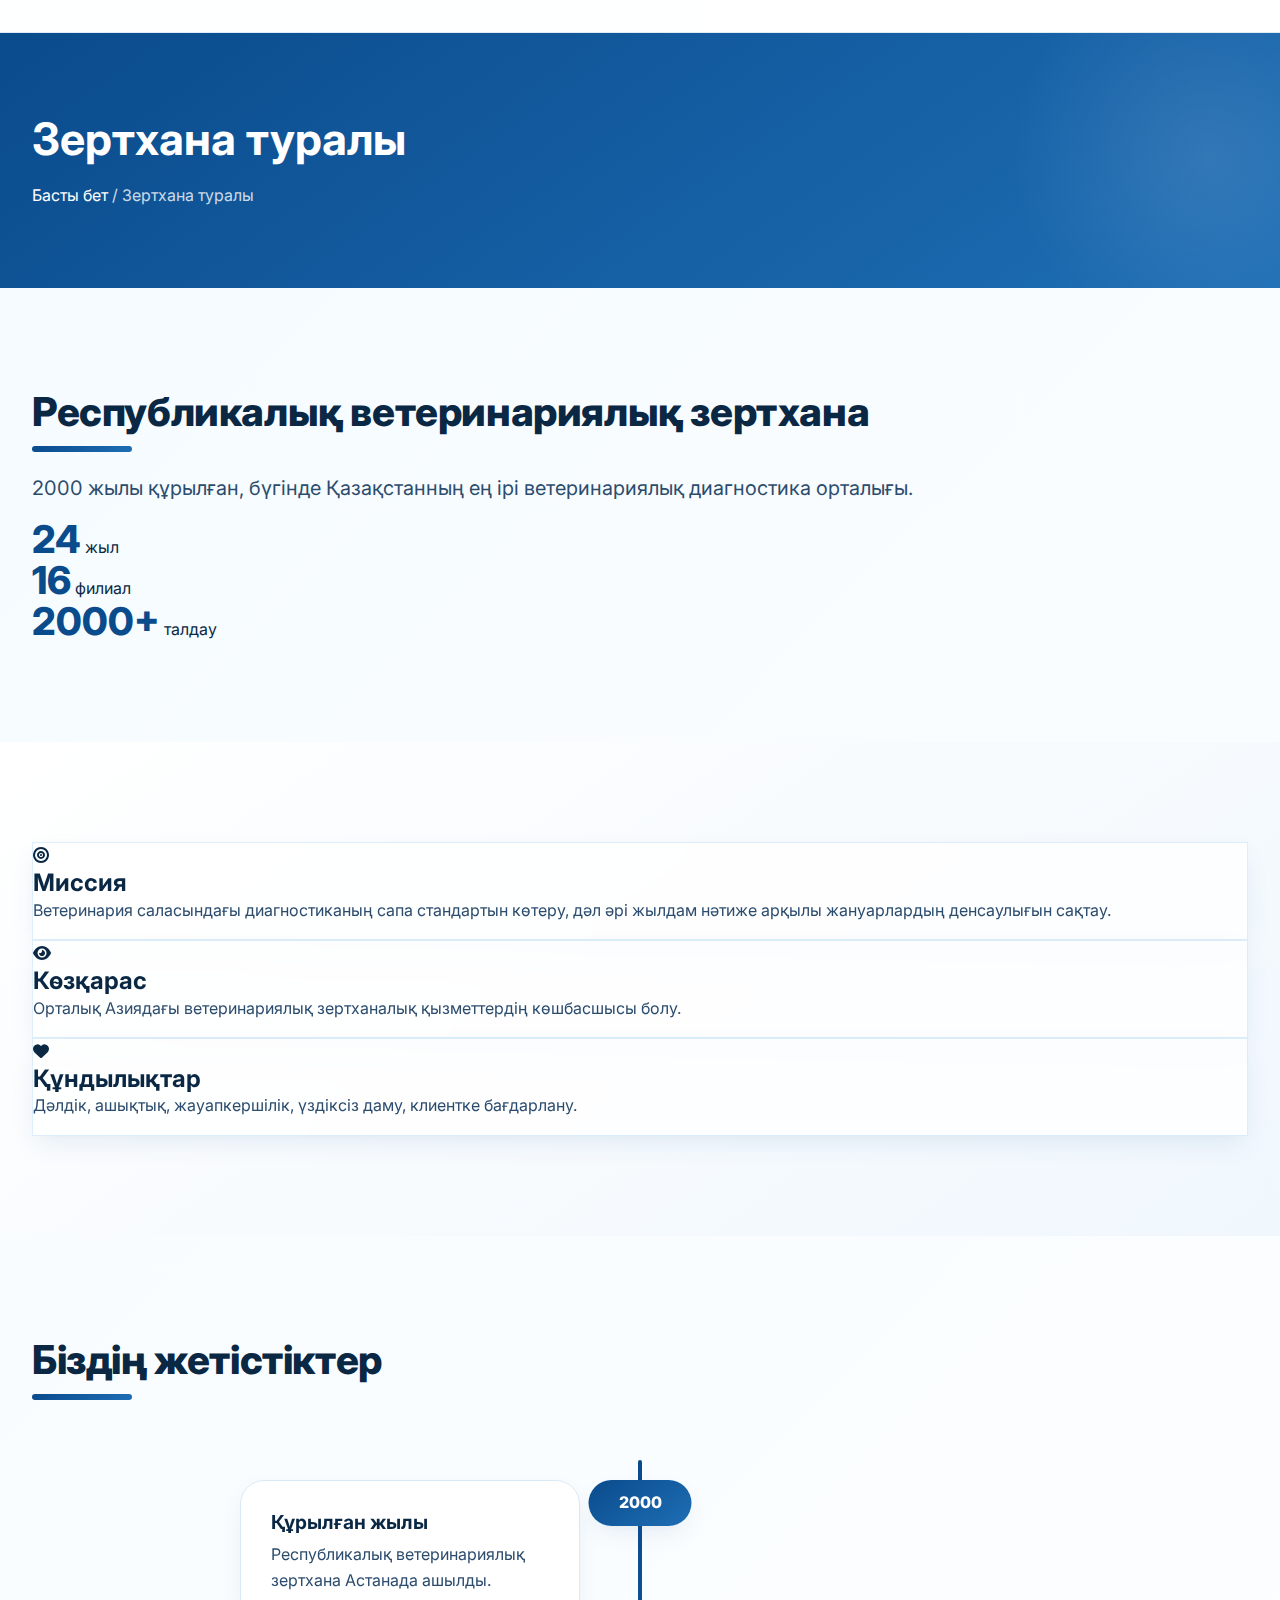
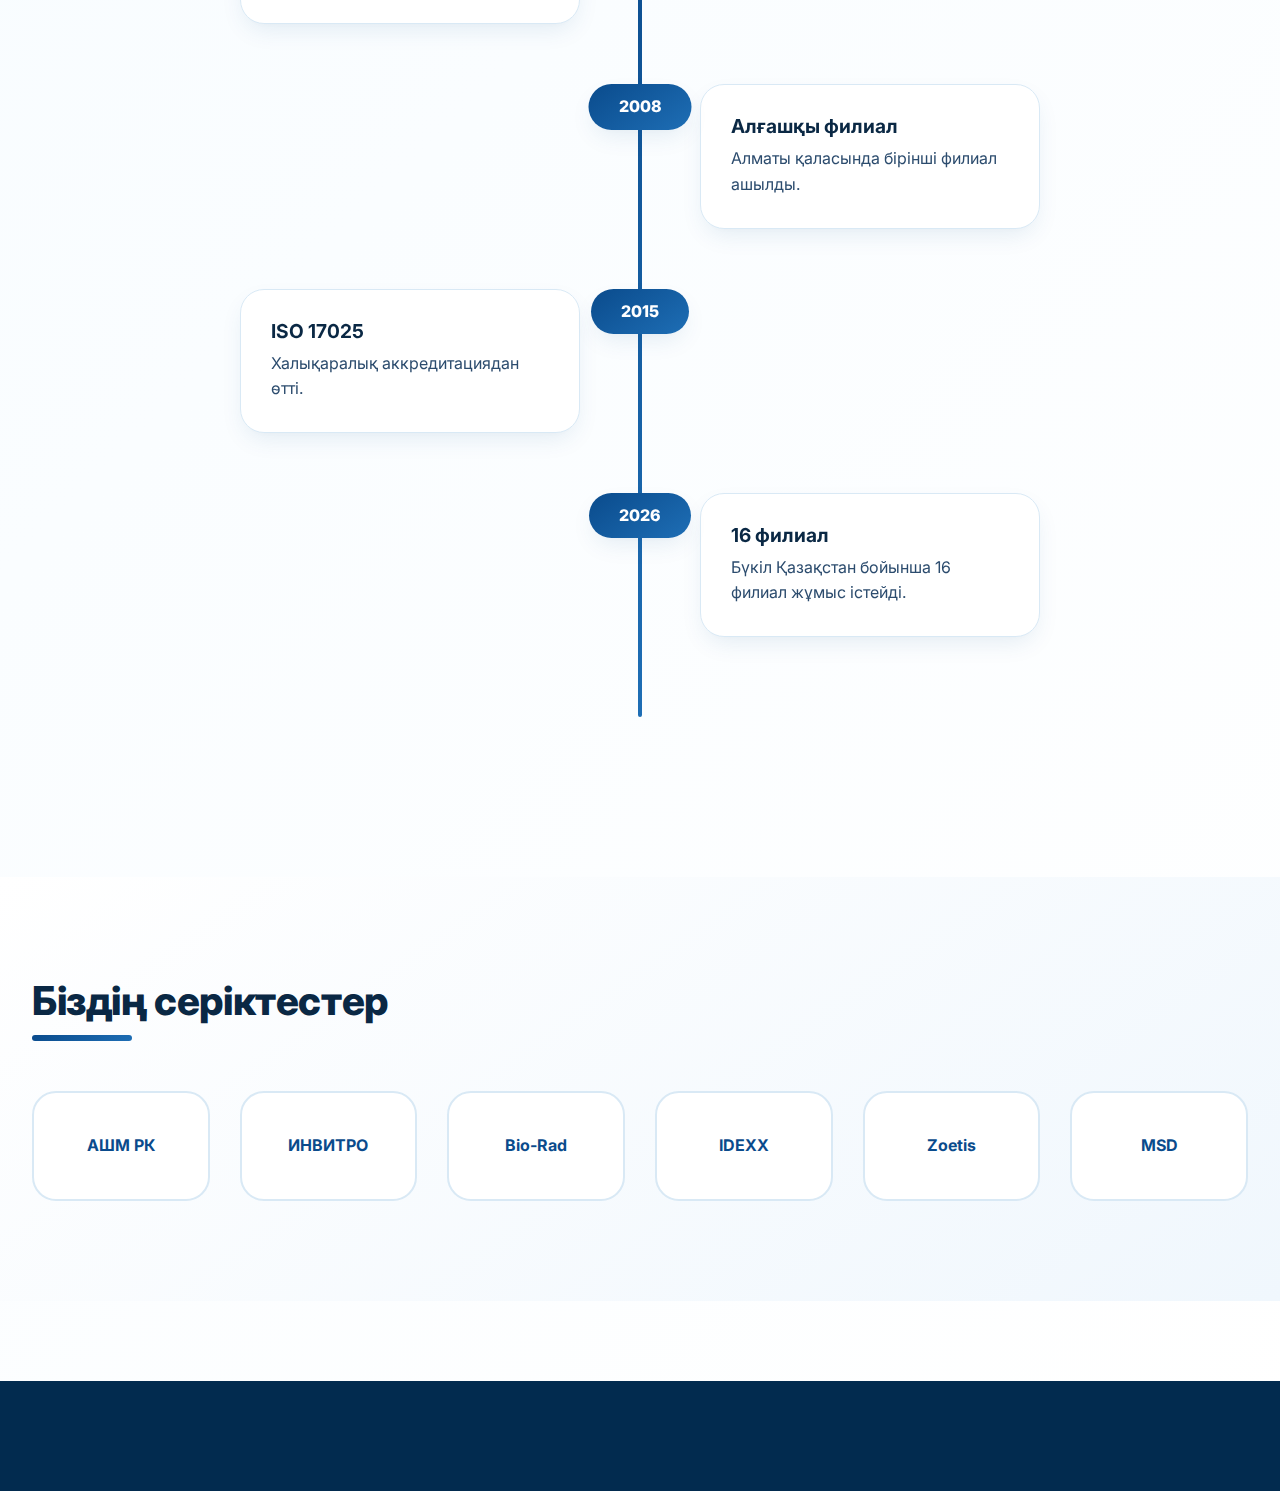
<file: about.html>
<!DOCTYPE html>
<html lang="kk">
<head>
    <meta charset="UTF-8">
    <meta name="viewport" content="width=device-width, initial-scale=1.0">
    <title>РВЛ | Зертхана туралы</title>
    <link rel="stylesheet" href="ss.style.css">
    <link rel="stylesheet" href="https://cdnjs.cloudflare.com/ajax/libs/font-awesome/6.0.0/css/all.min.css">
    <link href="https://fonts.googleapis.com/css2?family=Inter:wght@300;400;500;600;700;800&display=swap" rel="stylesheet">
</head>
<body>
    <!-- HEADER  -->
    <header class="header">
 
    </header>

    <main>
        <!-- PAGE HEADER -->
        <section class="page-header">
            <div class="container">
                <h1>Зертхана туралы</h1>
                <div class="breadcrumbs">
                    <a href="s.index.html">Басты бет</a> / 
                    <span>Зертхана туралы</span>
                </div>
            </div>
        </section>

        <!-- ABOUT HERO -->
        <section class="section about-hero">
            <div class="container">
                <div class="about-grid">
                    <div class="about-content">
                        <h2 class="section-title">Республикалық ветеринариялық зертхана</h2>
                        <p class="lead">2000 жылы құрылған, бүгінде Қазақстанның ең ірі ветеринариялық диагностика орталығы.</p>
                        <div class="about-stats">
                            <div class="stat-item">
                                <span class="stat-number">24</span>
                                <span>жыл</span>
                            </div>
                            <div class="stat-item">
                                <span class="stat-number">16</span>
                                <span>филиал</span>
                            </div>
                            <div class="stat-item">
                                <span class="stat-number">2000+</span>
                                <span>талдау</span>
                            </div>
                        </div>
                    </div>
                </div>
            </div>
        </section>

        <!-- MISSION -->
        <section class="section bg-gradient">
            <div class="container">
                <div class="mission-grid">
                    <div class="mission-card glass">
                        <i class="fas fa-bullseye"></i>
                        <h3>Миссия</h3>
                        <p>Ветеринария саласындағы диагностиканың сапа стандартын көтеру, дәл әрі жылдам нәтиже арқылы жануарлардың денсаулығын сақтау.</p>
                    </div>
                    <div class="mission-card glass">
                        <i class="fas fa-eye"></i>
                        <h3>Көзқарас</h3>
                        <p>Орталық Азиядағы ветеринариялық зертханалық қызметтердің көшбасшысы болу.</p>
                    </div>
                    <div class="mission-card glass">
                        <i class="fas fa-heart"></i>
                        <h3>Құндылықтар</h3>
                        <p>Дәлдік, ашықтық, жауапкершілік, үздіксіз даму, клиентке бағдарлану.</p>
                    </div>
                </div>
            </div>
        </section>

        <!-- ACHIEVEMENTS -->
        <section class="section">
            <div class="container">
                <h2 class="section-title">Біздің жетістіктер</h2>
                <div class="timeline">
                    <div class="timeline-item">
                        <div class="timeline-year">2000</div>
                        <div class="timeline-content glass">
                            <h4>Құрылған жылы</h4>
                            <p>Республикалық ветеринариялық зертхана Астанада ашылды.</p>
                        </div>
                    </div>
                    <div class="timeline-item">
                        <div class="timeline-year">2008</div>
                        <div class="timeline-content glass">
                            <h4>Алғашқы филиал</h4>
                            <p>Алматы қаласында бірінші филиал ашылды.</p>
                        </div>
                    </div>
                    <div class="timeline-item">
                        <div class="timeline-year">2015</div>
                        <div class="timeline-content glass">
                            <h4>ISO 17025</h4>
                            <p>Халықаралық аккредитациядан өтті.</p>
                        </div>
                    </div>
                    <div class="timeline-item">
                        <div class="timeline-year">2026</div>
                        <div class="timeline-content glass">
                            <h4>16 филиал</h4>
                            <p>Бүкіл Қазақстан бойынша 16 филиал жұмыс істейді.</p>
                        </div>
                    </div>
                </div>
            </div>
        </section>

        <!-- PARTNERS -->
        <section class="section bg-gradient">
            <div class="container">
                <h2 class="section-title">Біздің серіктестер</h2>
                <div class="partners-grid">
                    <div class="partner-item">АШМ РК</div>
                    <div class="partner-item">ИНВИТРО</div>
                    <div class="partner-item">Bio-Rad</div>
                    <div class="partner-item">IDEXX</div>
                    <div class="partner-item">Zoetis</div>
                    <div class="partner-item">MSD</div>
                </div>
            </div>
        </section>
    </main>

    <!-- FOOTER -->
    <footer class="footer">
        <!-- ... -->
    </footer>

    <script src="ss.script.js"></script>
</body>
</html>
</file>
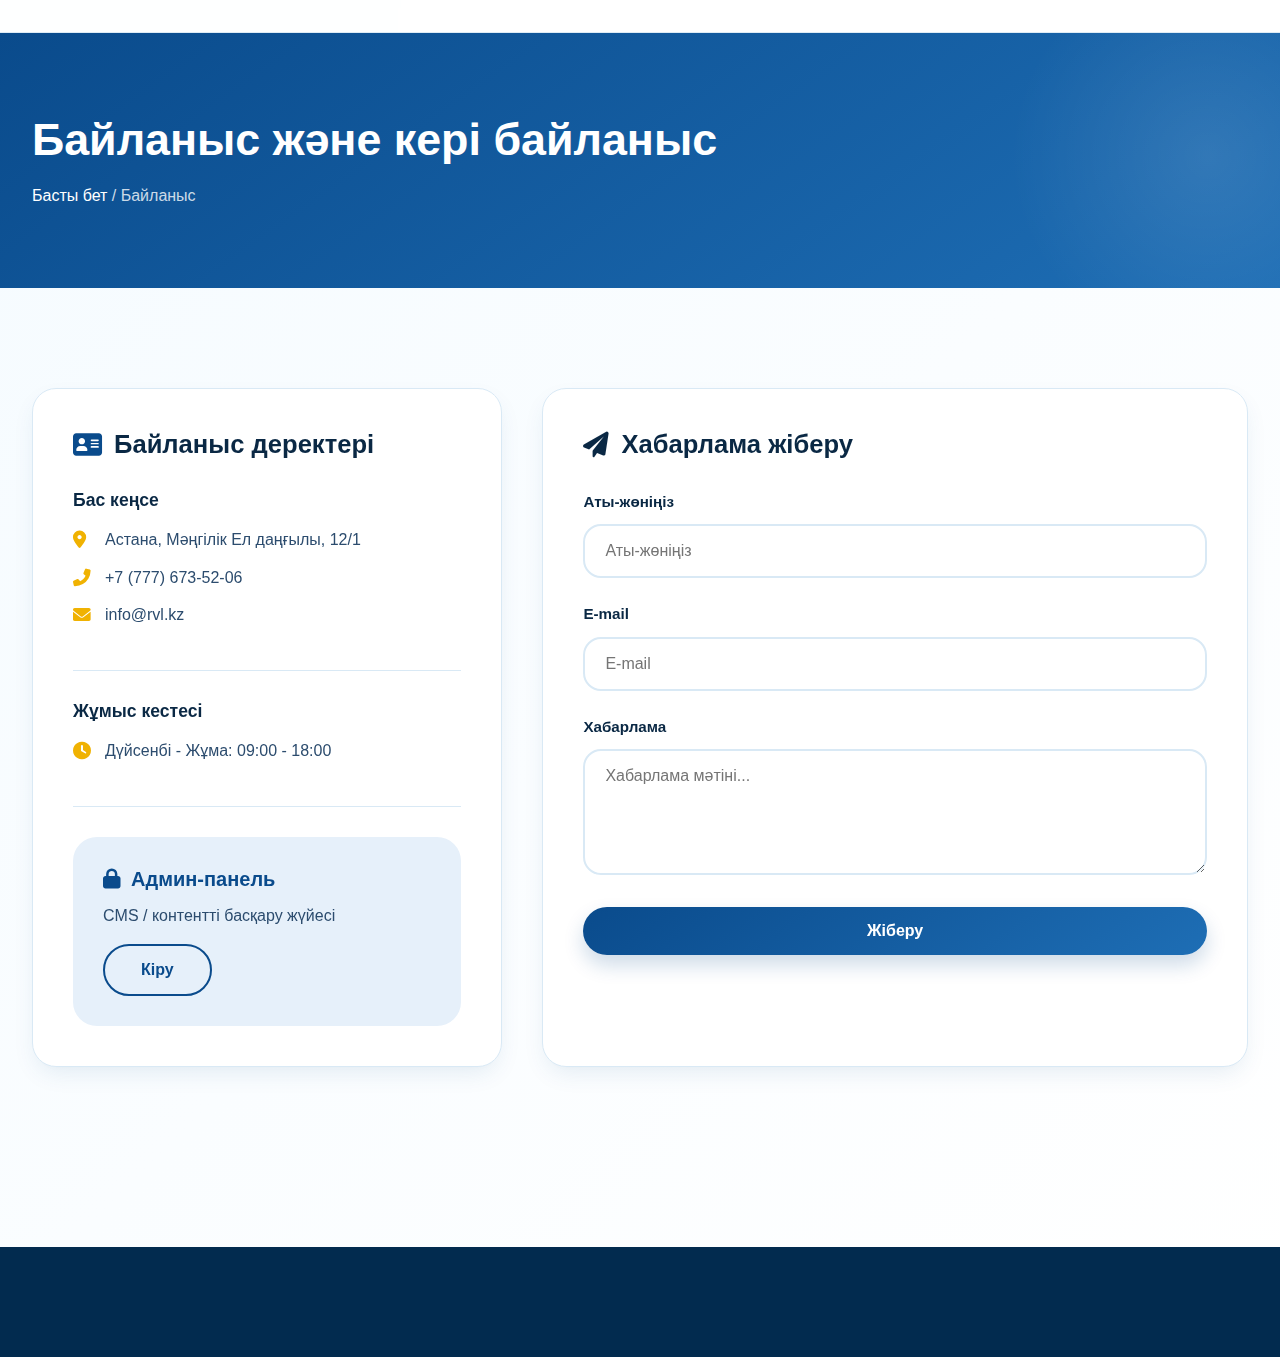
<file: contact.html>
<!DOCTYPE html>
<html lang="kk">
<head>
    <meta charset="UTF-8">
    <meta name="viewport" content="width=device-width, initial-scale=1.0">
    <title>РВЛ | Байланыс</title>
    <link rel="stylesheet" href="ss.style.css">
    <link rel="stylesheet" href="https://cdnjs.cloudflare.com/ajax/libs/font-awesome/6.0.0/css/all.min.css">
</head>
<body>
    <div class="preloader">
        <div class="loader"></div>
    </div>

    <header class="header">
        <!-- ... -->
    </header>

    <section class="page-header">
        <div class="container">
            <h1 data-i18n="contact.page_title">Байланыс және кері байланыс</h1>
            <div class="breadcrumbs">
                <a href="index.html" data-i18n="nav.home">Басты бет</a> / 
                <span data-i18n="nav.contact">Байланыс</span>
            </div>
        </div>
    </section>

    <!-- CONTACT GRID -->
    <section class="section">
        <div class="container">
            <div class="contact-page-grid">
                <div class="contact-info-card glass">
                    <h2><i class="fas fa-address-card"></i> <span data-i18n="contact.info.title">Байланыс деректері</span></h2>
                    
                    <div class="contact-detail-group">
                        <h3 data-i18n="contact.head_office">Бас кеңсе</h3>
                        <p><i class="fas fa-map-marker-alt"></i> <span data-i18n="contact.address">Астана, Мәңгілік Ел даңғылы, 12/1</span></p>
                        <p><i class="fas fa-phone-alt"></i> +7 (777) 673-52-06</p>
                        <p><i class="fas fa-envelope"></i> info@rvl.kz</p>
                    </div>
                    
                    <div class="contact-detail-group">
                        <h3 data-i18n="contact.hours_title">Жұмыс кестесі</h3>
                        <p><i class="fas fa-clock"></i> <span data-i18n="contact.hours">Дүйсенбі - Жұма: 09:00 - 18:00</span></p>
                    </div>
                    
                    <div class="admin-block">
                        <h4><i class="fas fa-lock"></i> <span data-i18n="contact.admin.title">Админ-панель</span></h4>
                        <p data-i18n="contact.admin.desc">CMS / контентті басқару жүйесі</p>
                        <a href="login.html" class="btn btn-outline" data-i18n="contact.admin.btn">Кіру</a>
                    </div>
                </div>
                
                <div class="contact-form-card glass">
                    <h2><i class="fas fa-paper-plane"></i> <span data-i18n="contact.form.title">Хабарлама жіберу</span></h2>
                    
                    <form id="feedbackForm">
                        <div class="form-group">
                            <label data-i18n="contact.form.name">Аты-жөніңіз</label>
                            <input type="text" name="name" class="form-control" data-i18n-placeholder="contact.form.name" placeholder="Аты-жөніңіз" required>
                        </div>
                        
                        <div class="form-group">
                            <label data-i18n="contact.form.email">E-mail</label>
                            <input type="email" name="email" class="form-control" data-i18n-placeholder="contact.form.email" placeholder="E-mail" required>
                        </div>
                        
                        <div class="form-group">
                            <label data-i18n="contact.form.message">Хабарлама</label>
                            <textarea name="message" class="form-control" rows="5" data-i18n-placeholder="contact.form.message" placeholder="Хабарлама мәтіні..." required></textarea>
                        </div>
                        
                        <button type="submit" class="btn btn-primary btn-block" data-i18n="contact.form.send">Жіберу</button>
                    </form>
                </div>
            </div>
        </div>
    </section>

    <footer class="footer">
        <!-- ... -->
    </footer>

    <script src="ss.script.js"></script>
</body>

</html>
</file>
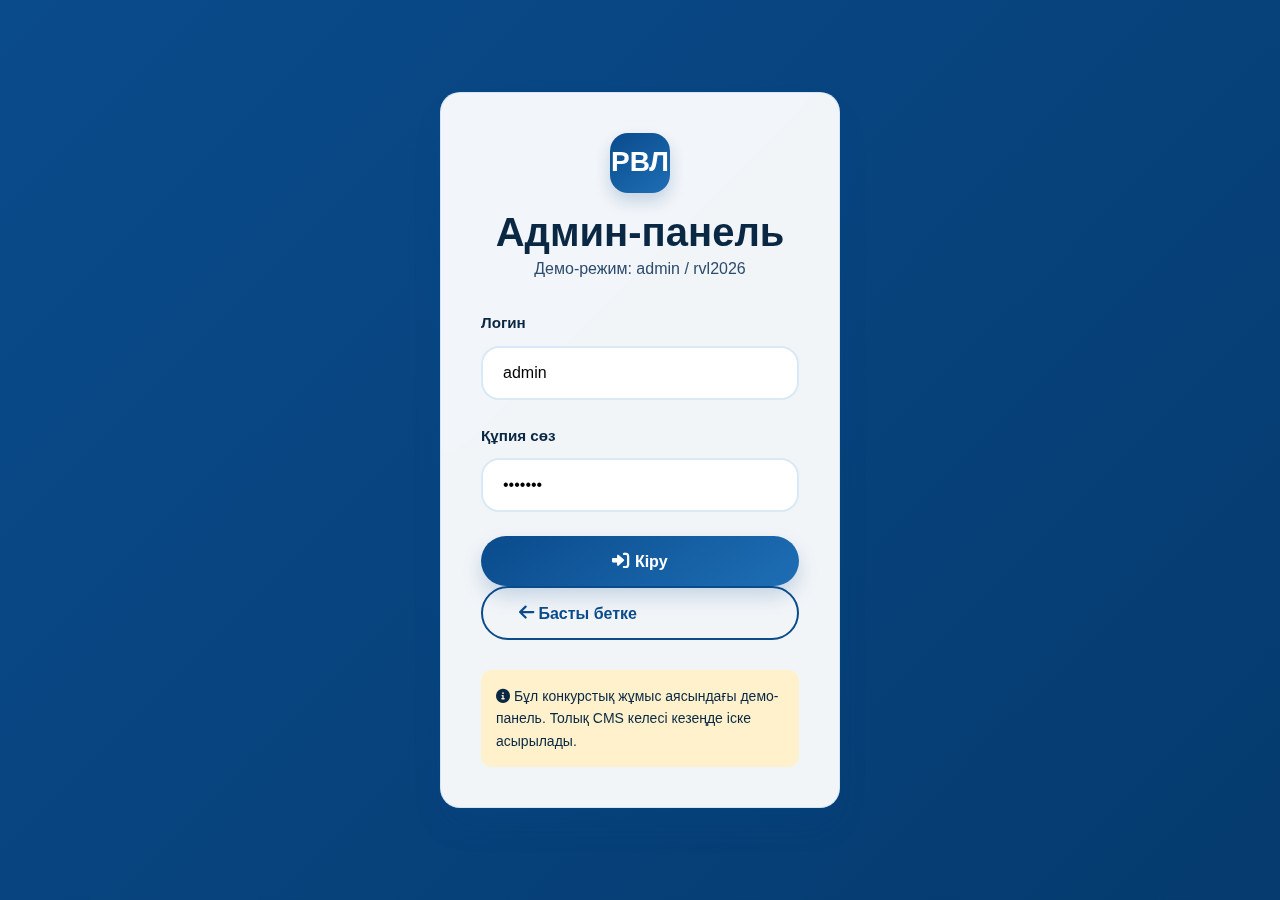
<file: login.html>
<!DOCTYPE html>
<html lang="kk">
<head>
    <meta charset="UTF-8">
    <meta name="viewport" content="width=device-width, initial-scale=1.0">
    <title>РВЛ | Админ-панель</title>
    <link rel="stylesheet" href="ss.style.css">
    <link rel="stylesheet" href="https://cdnjs.cloudflare.com/ajax/libs/font-awesome/6.0.0/css/all.min.css">
    <style>
        .admin-page {
            background: linear-gradient(135deg, var(--primary), var(--primary-dark));
            min-height: 100vh;
            display: flex;
            align-items: center;
            justify-content: center;
            padding: 20px;
        }
        .admin-card {
            max-width: 400px;
            width: 100%;
            padding: 40px;
            border-radius: 20px;
            background: rgba(255,255,255,0.95);
            backdrop-filter: blur(10px);
            box-shadow: var(--shadow-lg);
        }
        .admin-logo {
            text-align: center;
            margin-bottom: 30px;
        }
        .admin-logo .logo-icon {
            width: 60px;
            height: 60px;
            font-size: 28px;
            margin: 0 auto 15px;
        }
    </style>
</head>
<body class="admin-page">
    <div class="admin-card glass">
        <div class="admin-logo">
            <div class="logo-icon">РВЛ</div>
            <h2>Админ-панель</h2>
            <p>Демо-режим: admin / rvl2026</p>
        </div>
        
        <form id="adminLoginForm">
            <div class="form-group">
                <label>Логин</label>
                <input type="text" class="form-control" value="admin" required>
            </div>
            <div class="form-group">
                <label>Құпия сөз</label>
                <input type="password" class="form-control" value="rvl2026" required>
            </div>
            <button type="submit" class="btn btn-primary btn-block">
                <i class="fas fa-sign-in-alt"></i> Кіру
            </button>
            <a href="s.index.html" class="btn btn-outline btn-block mt-3">
                <i class="fas fa-arrow-left"></i> Басты бетке
            </a>
        </form>
        
        <div class="admin-demo-note" style="margin-top: 30px; padding: 15px; background: var(--accent-light); border-radius: 10px; font-size: 14px;">
            <i class="fas fa-info-circle"></i> 
            Бұл конкурстық жұмыс аясындағы демо-панель. Толық CMS келесі кезеңде іске асырылады.
        </div>
    </div>

    <script>
        document.getElementById('adminLoginForm')?.addEventListener('submit', function(e) {
            e.preventDefault();
            alert('🔵 Админ-панельге қош келдіңіз! (Демо режим)');
            window.location.href = 'dashboard.html';
        });
    </script>
</body>
</html>
</file>
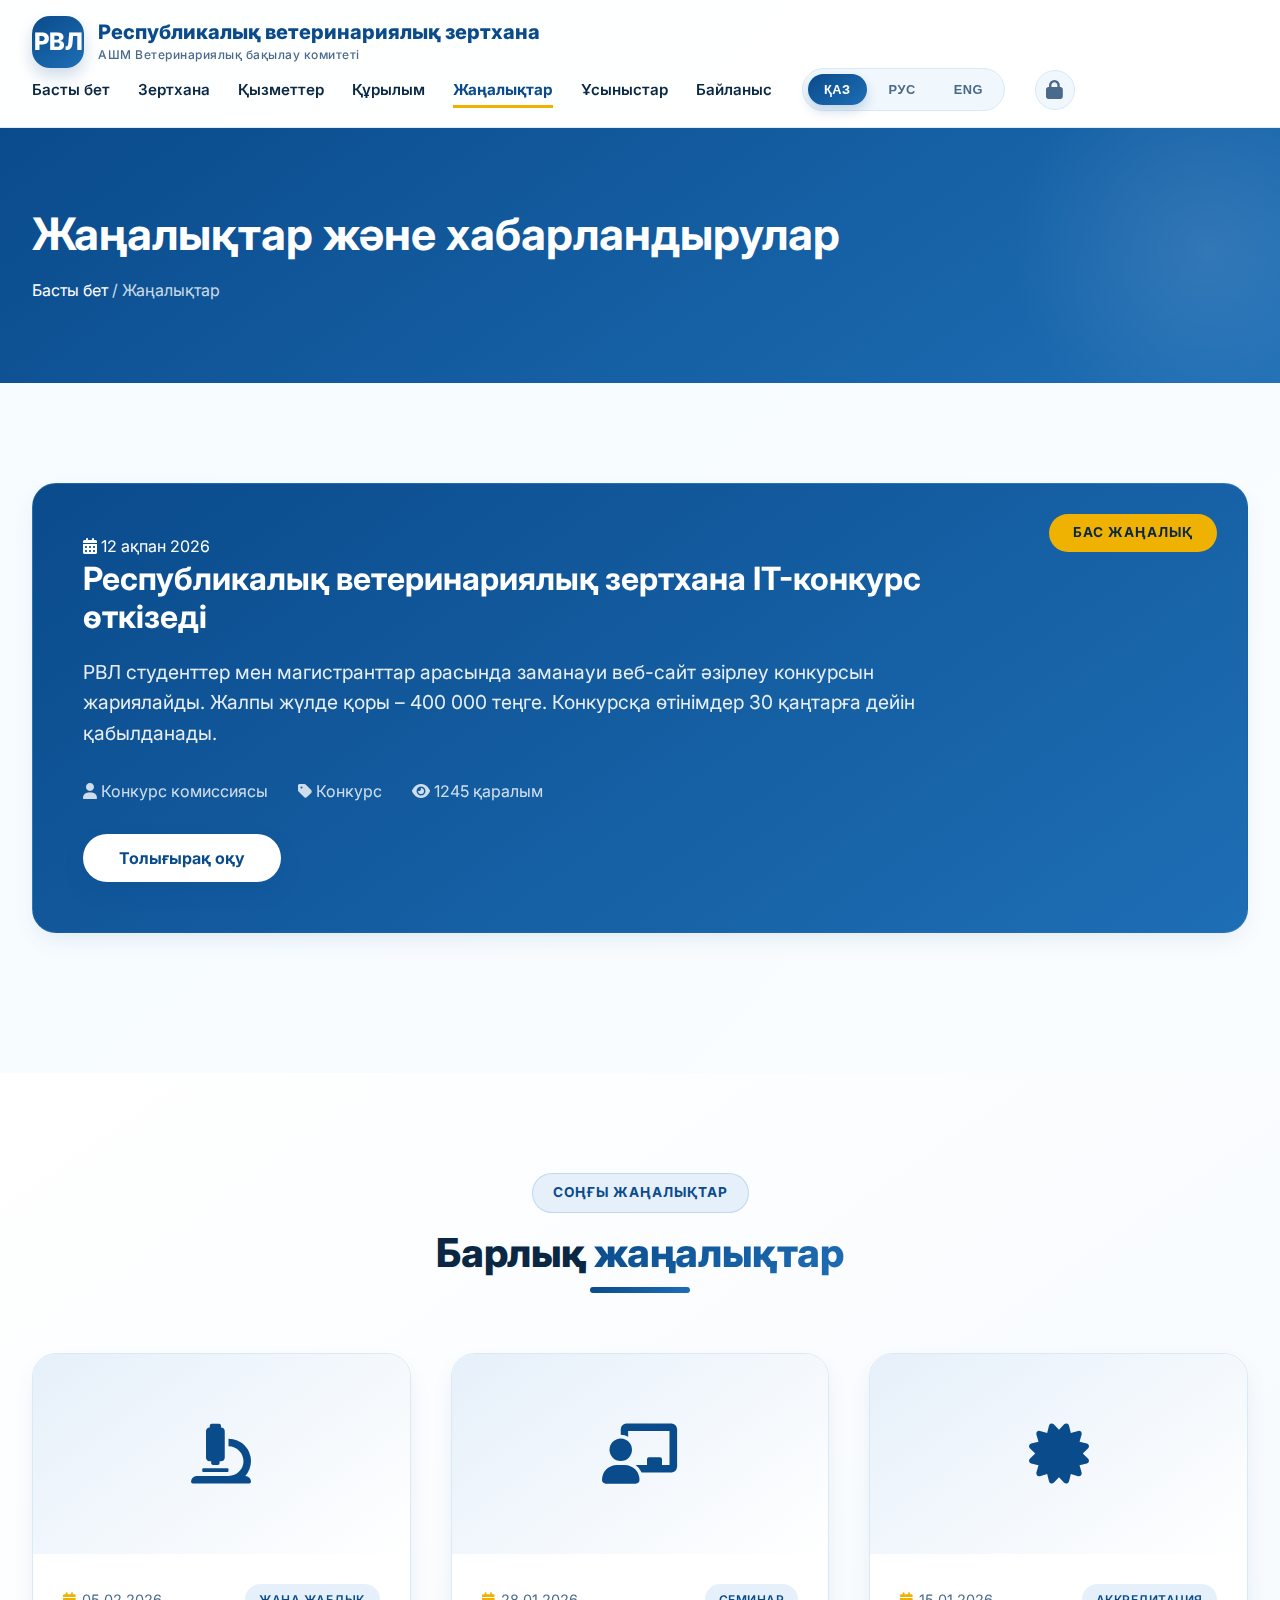
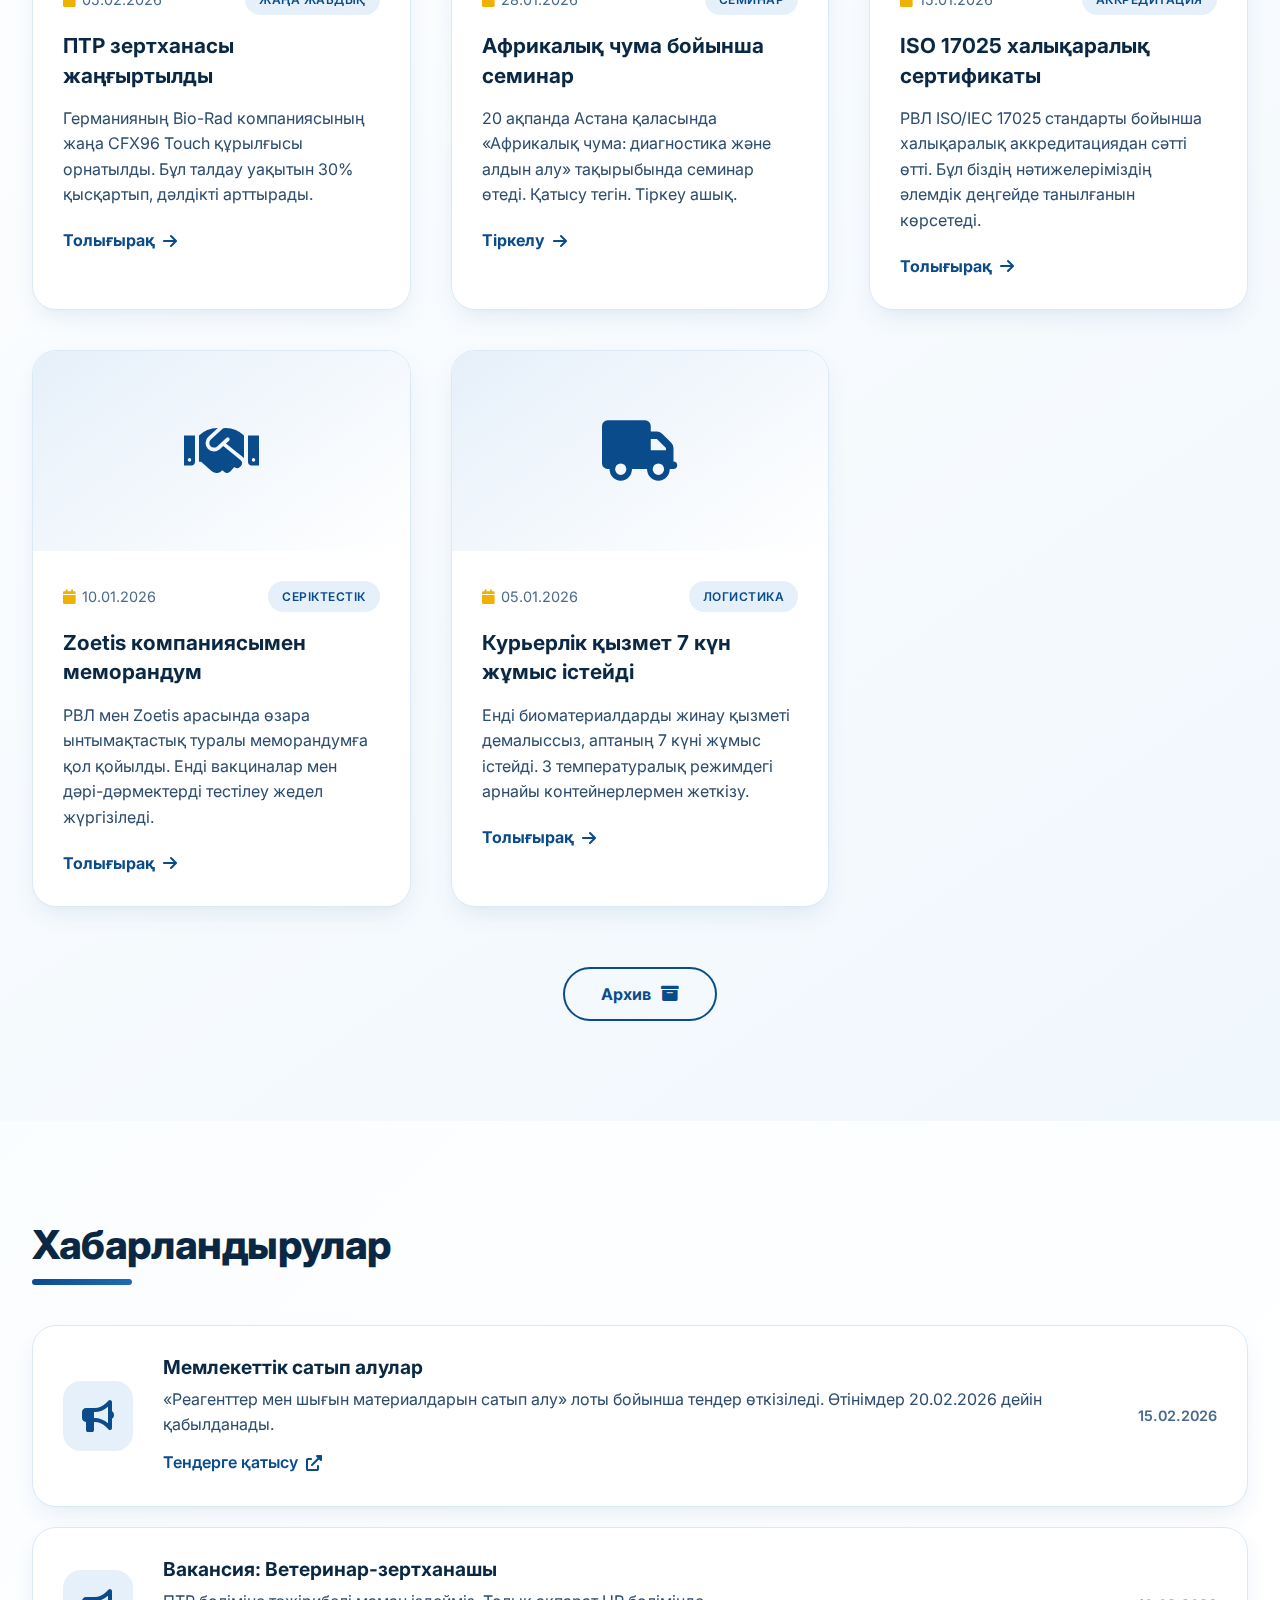
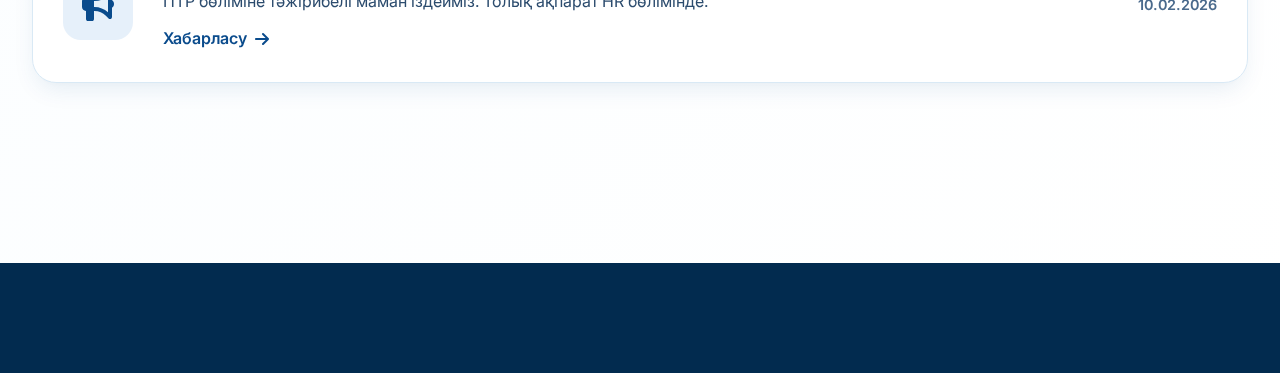
<file: news.html>
<!DOCTYPE html>
<html lang="kk">
<head>
    <meta charset="UTF-8">
    <meta name="viewport" content="width=device-width, initial-scale=1.0">
    
    <meta name="description" content="РВЛ жаңалықтары, конкурстар, семинарлар, жаңа жабдықтар және хабарландырулар.">
    
    <title>РВЛ | Жаңалықтар</title>
    
    <link rel="stylesheet" href="ss.style.css">
    <link rel="stylesheet" href="https://cdnjs.cloudflare.com/ajax/libs/font-awesome/6.0.0/css/all.min.css">
    <link href="https://fonts.googleapis.com/css2?family=Inter:wght@300;400;500;600;700;800&display=swap" rel="stylesheet">
</head>
<body>
    <div class="preloader">
        <div class="loader"></div>
    </div>

    <header class="header">
        <div class="container header-container">
            <a href="index.html" class="logo">
                <div class="logo-icon">РВЛ</div>
                <div class="logo-text">
                    <span>Республикалық ветеринариялық зертхана</span>
                    <small>АШМ Ветеринариялық бақылау комитеті</small>
                </div>
            </a>
            
            <div class="header-actions">
                <nav class="navbar">
                    <ul class="nav-menu">
                        <li><a href="index.html">Басты бет</a></li>
                        <li><a href="about.html">Зертхана</a></li>
                        <li><a href="services.html">Қызметтер</a></li>
                        <li><a href="structure.html">Құрылым</a></li>
                        <li><a href="news.html" class="active">Жаңалықтар</a></li>
                        <li><a href="proposals.html">Ұсыныстар</a></li>
                        <li><a href="contact.html">Байланыс</a></li>
                    </ul>
                </nav>
                
                <div class="lang-switcher">
                    <button class="lang-btn active" data-lang="kk">ҚАЗ</button>
                    <button class="lang-btn" data-lang="ru">РУС</button>
                    <button class="lang-btn" data-lang="en">ENG</button>
                </div>
                
                <a href="login.html" class="admin-icon">
                    <i class="fas fa-lock"></i>
                </a>
                
                <button class="mobile-toggle">
                    <span></span><span></span><span></span>
                </button>
            </div>
        </div>
    </header>

    <section class="page-header">
        <div class="container">
            <h1>Жаңалықтар және хабарландырулар</h1>
            <div class="breadcrumbs">
                <a href="index.html">Басты бет</a> / 
                <span>Жаңалықтар</span>
            </div>
        </div>
    </section>

    <!-- FEATURED NEWS -->
    <section class="section">
        <div class="container">
            <div class="featured-news glass">
                <div class="featured-badge">Бас жаңалық</div>
                <div class="featured-date">
                    <i class="fas fa-calendar-alt"></i> 12 ақпан 2026
                </div>
                <h2>Республикалық ветеринариялық зертхана IT-конкурс өткізеді</h2>
                <p class="featured-text">РВЛ студенттер мен магистранттар арасында заманауи веб-сайт әзірлеу конкурсын жариялайды. Жалпы жүлде қоры – 400 000 теңге. Конкурсқа өтінімдер 30 қаңтарға дейін қабылданады.</p>
                
                <div class="featured-meta">
                    <span><i class="fas fa-user"></i> Конкурс комиссиясы</span>
                    <span><i class="fas fa-tag"></i> Конкурс</span>
                    <span><i class="fas fa-eye"></i> 1245 қаралым</span>
                </div>
                
                <a href="#" class="btn btn-primary">Толығырақ оқу</a>
            </div>
        </div>
    </section>

    <!-- NEWS GRID -->
    <section class="section bg-gradient">
        <div class="container">
            <div class="section-header">
                <span class="section-subtitle">Соңғы жаңалықтар</span>
                <h2 class="section-title">Барлық <span class="text-gradient">жаңалықтар</span></h2>
            </div>
            
            <div class="news-grid-full">
                <div class="news-full-card glass" id="pcr-news">
                    <div class="news-image">
                        <i class="fas fa-microscope"></i>
                    </div>
                    <div class="news-content">
                        <div class="news-meta">
                            <span class="news-date"><i class="fas fa-calendar"></i> 05.02.2026</span>
                            <span class="news-category">Жаңа жабдық</span>
                        </div>
                        <h3>ПТР зертханасы жаңғыртылды</h3>
                        <p>Германияның Bio-Rad компаниясының жаңа CFX96 Touch құрылғысы орнатылды. Бұл талдау уақытын 30% қысқартып, дәлдікті арттырады.</p>
                        <div class="news-footer">
                            <a href="#" class="news-link">Толығырақ <i class="fas fa-arrow-right"></i></a>
                        </div>
                    </div>
                </div>
                
                <div class="news-full-card glass" id="seminar">
                    <div class="news-image">
                        <i class="fas fa-chalkboard-teacher"></i>
                    </div>
                    <div class="news-content">
                        <div class="news-meta">
                            <span class="news-date"><i class="fas fa-calendar"></i> 28.01.2026</span>
                            <span class="news-category">Семинар</span>
                        </div>
                        <h3>Африкалық чума бойынша семинар</h3>
                        <p>20 ақпанда Астана қаласында «Африкалық чума: диагностика және алдын алу» тақырыбында семинар өтеді. Қатысу тегін. Тіркеу ашық.</p>
                        <div class="news-footer">
                            <a href="#" class="news-link">Тіркелу <i class="fas fa-arrow-right"></i></a>
                        </div>
                    </div>
                </div>
                
                <div class="news-full-card glass" id="iso">
                    <div class="news-image">
                        <i class="fas fa-certificate"></i>
                    </div>
                    <div class="news-content">
                        <div class="news-meta">
                            <span class="news-date"><i class="fas fa-calendar"></i> 15.01.2026</span>
                            <span class="news-category">Аккредитация</span>
                        </div>
                        <h3>ISO 17025 халықаралық сертификаты</h3>
                        <p>РВЛ ISO/IEC 17025 стандарты бойынша халықаралық аккредитациядан сәтті өтті. Бұл біздің нәтижелеріміздің әлемдік деңгейде танылғанын көрсетеді.</p>
                        <div class="news-footer">
                            <a href="#" class="news-link">Толығырақ <i class="fas fa-arrow-right"></i></a>
                        </div>
                    </div>
                </div>
                
                <div class="news-full-card glass">
                    <div class="news-image">
                        <i class="fas fa-handshake"></i>
                    </div>
                    <div class="news-content">
                        <div class="news-meta">
                            <span class="news-date"><i class="fas fa-calendar"></i> 10.01.2026</span>
                            <span class="news-category">Серіктестік</span>
                        </div>
                        <h3>Zoetis компаниясымен меморандум</h3>
                        <p>РВЛ мен Zoetis арасында өзара ынтымақтастық туралы меморандумға қол қойылды. Енді вакциналар мен дәрі-дәрмектерді тестілеу жедел жүргізіледі.</p>
                        <div class="news-footer">
                            <a href="#" class="news-link">Толығырақ <i class="fas fa-arrow-right"></i></a>
                        </div>
                    </div>
                </div>
                
                <div class="news-full-card glass">
                    <div class="news-image">
                        <i class="fas fa-truck"></i>
                    </div>
                    <div class="news-content">
                        <div class="news-meta">
                            <span class="news-date"><i class="fas fa-calendar"></i> 05.01.2026</span>
                            <span class="news-category">Логистика</span>
                        </div>
                        <h3>Курьерлік қызмет 7 күн жұмыс істейді</h3>
                        <p>Енді биоматериалдарды жинау қызметі демалыссыз, аптаның 7 күні жұмыс істейді. 3 температуралық режимдегі арнайы контейнерлермен жеткізу.</p>
                        <div class="news-footer">
                            <a href="#" class="news-link">Толығырақ <i class="fas fa-arrow-right"></i></a>
                        </div>
                    </div>
                </div>
            </div>
            
            <div class="section-footer">
                <a href="#" class="btn btn-outline">Архив <i class="fas fa-archive"></i></a>
            </div>
        </div>
    </section>

    <!-- ANNOUNCEMENTS -->
    <section class="section">
        <div class="container">
            <h2 class="section-title">Хабарландырулар</h2>
            
            <div class="announcements-list">
                <div class="announcement-item glass">
                    <div class="announcement-icon">
                        <i class="fas fa-bullhorn"></i>
                    </div>
                    <div class="announcement-content">
                        <h4>Мемлекеттік сатып алулар</h4>
                        <p>«Реагенттер мен шығын материалдарын сатып алу» лоты бойынша тендер өткізіледі. Өтінімдер 20.02.2026 дейін қабылданады.</p>
                        <a href="https://goszakup.gov.kz" target="_blank">Тендерге қатысу <i class="fas fa-external-link-alt"></i></a>
                    </div>
                    <div class="announcement-date">15.02.2026</div>
                </div>
                
                <div class="announcement-item glass">
                    <div class="announcement-icon">
                        <i class="fas fa-bullhorn"></i>
                    </div>
                    <div class="announcement-content">
                        <h4>Вакансия: Ветеринар-зертханашы</h4>
                        <p>ПТР бөліміне тәжірибелі маман іздейміз. Толық ақпарат HR бөлімінде.</p>
                        <a href="contact.html">Хабарласу <i class="fas fa-arrow-right"></i></a>
                    </div>
                    <div class="announcement-date">10.02.2026</div>
                </div>
            </div>
        </div>
    </section>

    <footer class="footer">
        <!-- FOOTER коды жоғарыдағыдай -->
    </footer>

    <button id="backToTop" class="back-to-top">
        <i class="fas fa-arrow-up"></i>
    </button>

    <script src="ss.script.js"></script>
</body>

</html>
</file>
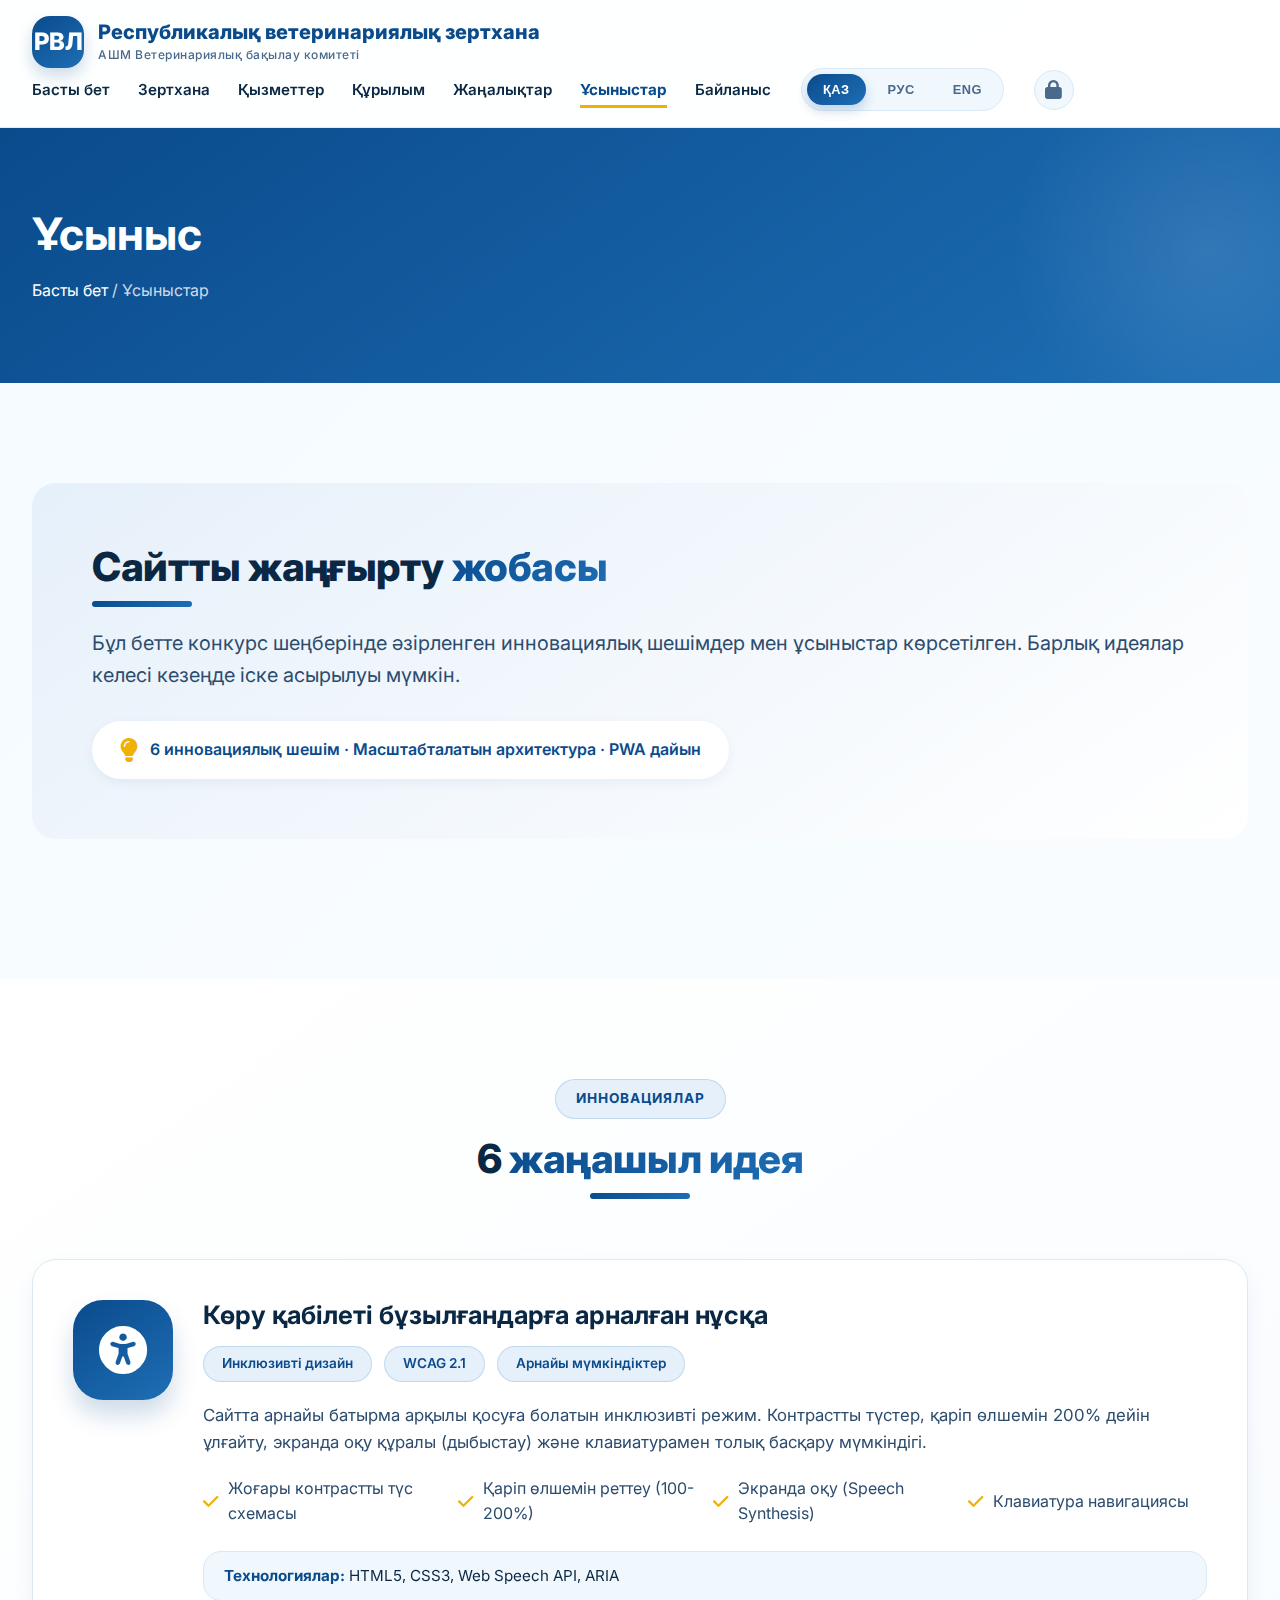
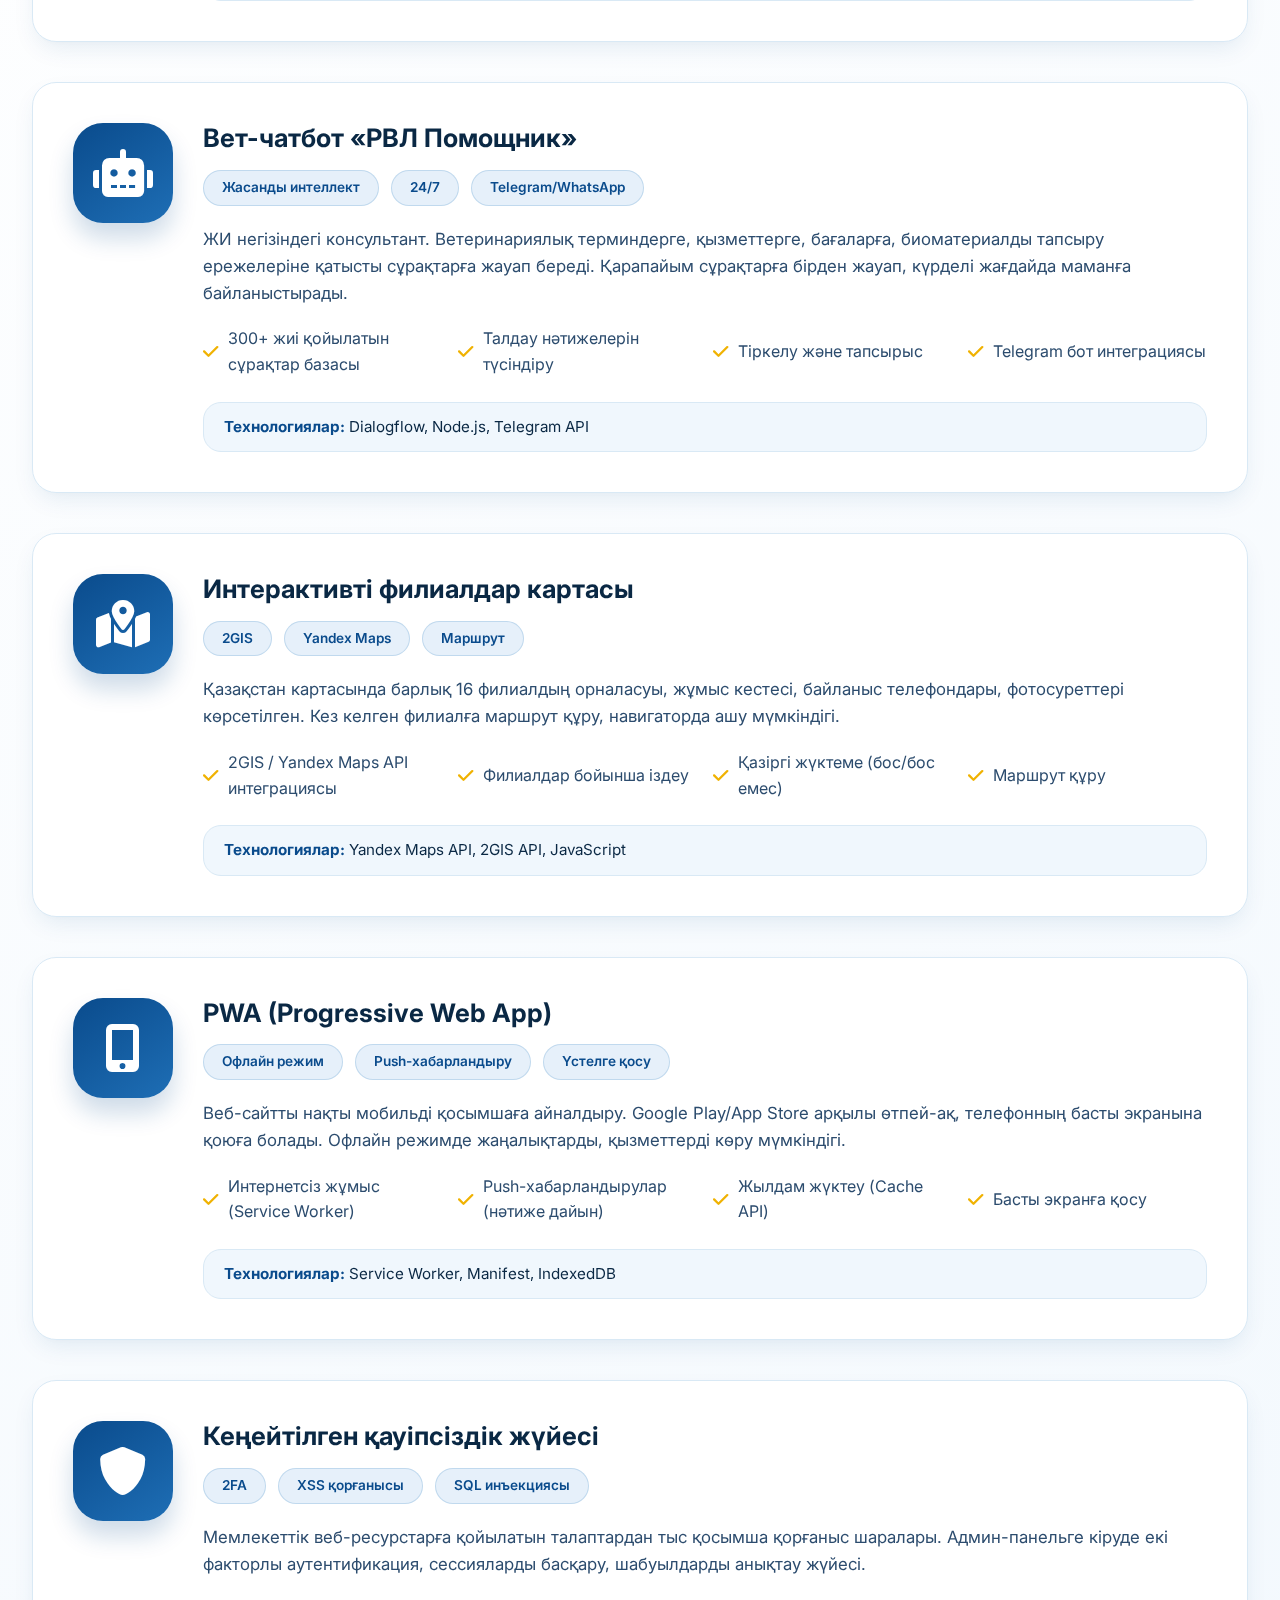
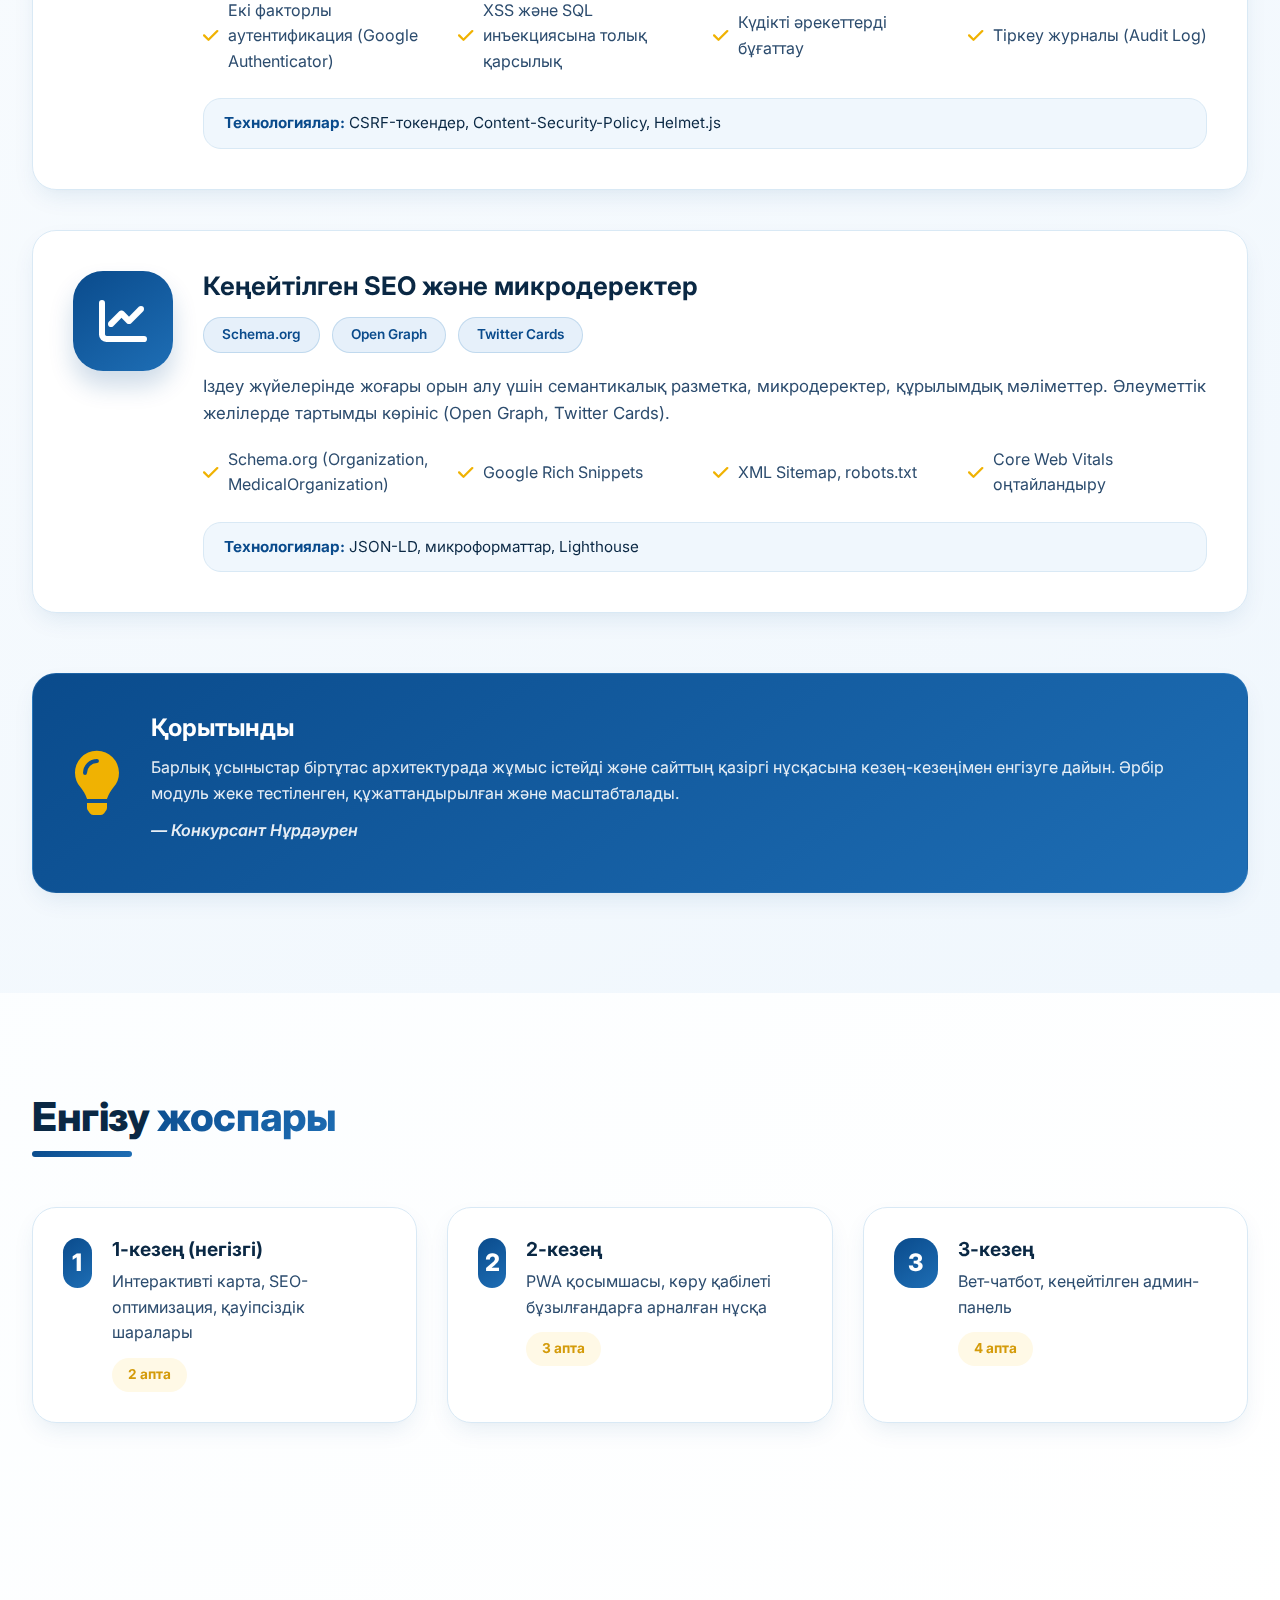
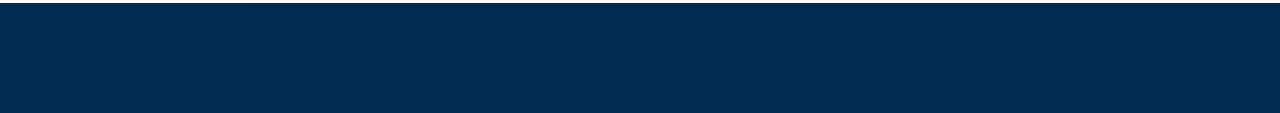
<file: proposals.html>
<!DOCTYPE html>
<html lang="kk">
<head>
    <meta charset="UTF-8">
    <meta name="viewport" content="width=device-width, initial-scale=1.0">
    
    <meta name="description" content="РВЛ сайтын жақсарту бойынша конкурсант ұсыныстары: инновациялық шешімдер, PWA, чат-бот, интерактивті карта.">
    
    <title>РВЛ | Ұсыныстар</title>
    
    <link rel="stylesheet" href="ss.style.css">
    <link rel="stylesheet" href="https://cdnjs.cloudflare.com/ajax/libs/font-awesome/6.0.0/css/all.min.css">
    <link href="https://fonts.googleapis.com/css2?family=Inter:wght@300;400;500;600;700;800&display=swap" rel="stylesheet">
</head>
<body>
    <div class="preloader">
        <div class="loader"></div>
    </div>

    <header class="header">
        <div class="container header-container">
            <a href="index.html" class="logo">
                <div class="logo-icon">РВЛ</div>
                <div class="logo-text">
                    <span>Республикалық ветеринариялық зертхана</span>
                    <small>АШМ Ветеринариялық бақылау комитеті</small>
                </div>
            </a>
            
            <div class="header-actions">
                <nav class="navbar">
                    <ul class="nav-menu">
                        <li><a href="index.html">Басты бет</a></li>
                        <li><a href="about.html">Зертхана</a></li>
                        <li><a href="services.html">Қызметтер</a></li>
                        <li><a href="structure.html">Құрылым</a></li>
                        <li><a href="news.html">Жаңалықтар</a></li>
                        <li><a href="proposals.html" class="active">Ұсыныстар</a></li>
                        <li><a href="contact.html">Байланыс</a></li>
                    </ul>
                </nav>
                
                <div class="lang-switcher">
                    <button class="lang-btn active" data-lang="kk">ҚАЗ</button>
                    <button class="lang-btn" data-lang="ru">РУС</button>
                    <button class="lang-btn" data-lang="en">ENG</button>
                </div>
                
                <a href="login.html" class="admin-icon">
                    <i class="fas fa-lock"></i>
                </a>
                
                <button class="mobile-toggle">
                    <span></span><span></span><span></span>
                </button>
            </div>
        </div>
    </header>

    <section class="page-header">
        <div class="container">
            <h1>Ұсыныс</h1>
            <div class="breadcrumbs">
                <a href="index.html">Басты бет</a> / 
                <span>Ұсыныстар</span>
            </div>
        </div>
    </section>

    <!-- PROPOSALS HERO -->
    <section class="section">
        <div class="container">
            <div class="proposals-hero">
                <div class="proposals-hero-content">
                    <h2 class="section-title">Сайтты жаңғырту <span class="text-gradient">жобасы</span></h2>
                    <p class="lead">Бұл бетте конкурс шеңберінде әзірленген инновациялық шешімдер мен ұсыныстар көрсетілген. Барлық идеялар келесі кезеңде іске асырылуы мүмкін.</p>
                    
                    <div class="proposal-tagline">
                        <i class="fas fa-lightbulb"></i>
                        <span>6 инновациялық шешім · Масштабталатын архитектура · PWA дайын</span>
                    </div>
                </div>
            </div>
        </div>
    </section>

    <!-- INNOVATION PROPOSALS -->
    <section class="section bg-gradient">
        <div class="container">
            <div class="section-header">
                <span class="section-subtitle">Инновациялар</span>
                <h2 class="section-title">6 <span class="text-gradient">жаңашыл идея</span></h2>
            </div>
            
            <div class="proposals-grid-full">
                <!-- 1. Версия для слабовидящих -->
                <div class="proposal-full-card glass">
                    <div class="proposal-icon-wrapper">
                        <i class="fas fa-universal-access"></i>
                    </div>
                    <div class="proposal-full-content">
                        <h3>Көру қабілеті бұзылғандарға арналған нұсқа</h3>
                        <div class="proposal-tags">
                            <span>Инклюзивті дизайн</span>
                            <span>WCAG 2.1</span>
                            <span>Арнайы мүмкіндіктер</span>
                        </div>
                        <p>Сайтта арнайы батырма арқылы қосуға болатын инклюзивті режим. Контрастты түстер, қаріп өлшемін 200% дейін ұлғайту, экранда оқу құралы (дыбыстау) және клавиатурамен толық басқару мүмкіндігі.</p>
                        <ul class="proposal-features">
                            <li><i class="fas fa-check"></i> Жоғары контрастты түс схемасы</li>
                            <li><i class="fas fa-check"></i> Қаріп өлшемін реттеу (100-200%)</li>
                            <li><i class="fas fa-check"></i> Экранда оқу (Speech Synthesis)</li>
                            <li><i class="fas fa-check"></i> Клавиатура навигациясы</li>
                        </ul>
                        <div class="proposal-tech">
                            <span>Технологиялар: </span>HTML5, CSS3, Web Speech API, ARIA
                        </div>
                    </div>
                </div>
                
                <!-- 2. Вет-чатбот -->
                <div class="proposal-full-card glass">
                    <div class="proposal-icon-wrapper">
                        <i class="fas fa-robot"></i>
                    </div>
                    <div class="proposal-full-content">
                        <h3>Вет-чатбот «РВЛ Помощник»</h3>
                        <div class="proposal-tags">
                            <span>Жасанды интеллект</span>
                            <span>24/7</span>
                            <span>Telegram/WhatsApp</span>
                        </div>
                        <p>ЖИ негізіндегі консультант. Ветеринариялық терминдерге, қызметтерге, бағаларға, биоматериалды тапсыру ережелеріне қатысты сұрақтарға жауап береді. Қарапайым сұрақтарға бірден жауап, күрделі жағдайда маманға байланыстырады.</p>
                        <ul class="proposal-features">
                            <li><i class="fas fa-check"></i> 300+ жиі қойылатын сұрақтар базасы</li>
                            <li><i class="fas fa-check"></i> Талдау нәтижелерін түсіндіру</li>
                            <li><i class="fas fa-check"></i> Тіркелу және тапсырыс</li>
                            <li><i class="fas fa-check"></i> Telegram бот интеграциясы</li>
                        </ul>
                        <div class="proposal-tech">
                            <span>Технологиялар: </span>Dialogflow, Node.js, Telegram API
                        </div>
                    </div>
                </div>
                
                <!-- 3. Интерактивті карта -->
                <div class="proposal-full-card glass">
                    <div class="proposal-icon-wrapper">
                        <i class="fas fa-map-marked-alt"></i>
                    </div>
                    <div class="proposal-full-content">
                        <h3>Интерактивті филиалдар картасы</h3>
                        <div class="proposal-tags">
                            <span>2GIS</span>
                            <span>Yandex Maps</span>
                            <span>Маршрут</span>
                        </div>
                        <p>Қазақстан картасында барлық 16 филиалдың орналасуы, жұмыс кестесі, байланыс телефондары, фотосуреттері көрсетілген. Кез келген филиалға маршрут құру, навигаторда ашу мүмкіндігі.</p>
                        <ul class="proposal-features">
                            <li><i class="fas fa-check"></i> 2GIS / Yandex Maps API интеграциясы</li>
                            <li><i class="fas fa-check"></i> Филиалдар бойынша іздеу</li>
                            <li><i class="fas fa-check"></i> Қазіргі жүктеме (бос/бос емес)</li>
                            <li><i class="fas fa-check"></i> Маршрут құру</li>
                        </ul>
                        <div class="proposal-tech">
                            <span>Технологиялар: </span>Yandex Maps API, 2GIS API, JavaScript
                        </div>
                    </div>
                </div>
                
                <!-- 4. PWA қосымшасы -->
                <div class="proposal-full-card glass">
                    <div class="proposal-icon-wrapper">
                        <i class="fas fa-mobile-alt"></i>
                    </div>
                    <div class="proposal-full-content">
                        <h3>PWA (Progressive Web App)</h3>
                        <div class="proposal-tags">
                            <span>Офлайн режим</span>
                            <span>Push-хабарландыру</span>
                            <span>Үстелге қосу</span>
                        </div>
                        <p>Веб-сайтты нақты мобильді қосымшаға айналдыру. Google Play/App Store арқылы өтпей-ақ, телефонның басты экранына қоюға болады. Офлайн режимде жаңалықтарды, қызметтерді көру мүмкіндігі.</p>
                        <ul class="proposal-features">
                            <li><i class="fas fa-check"></i> Интернетсіз жұмыс (Service Worker)</li>
                            <li><i class="fas fa-check"></i> Push-хабарландырулар (нәтиже дайын)</li>
                            <li><i class="fas fa-check"></i> Жылдам жүктеу (Cache API)</li>
                            <li><i class="fas fa-check"></i> Басты экранға қосу</li>
                        </ul>
                        <div class="proposal-tech">
                            <span>Технологиялар: </span>Service Worker, Manifest, IndexedDB
                        </div>
                    </div>
                </div>
                
                <!-- 5. Қауіпсіздік -->
                <div class="proposal-full-card glass">
                    <div class="proposal-icon-wrapper">
                        <i class="fas fa-shield-alt"></i>
                    </div>
                    <div class="proposal-full-content">
                        <h3>Кеңейтілген қауіпсіздік жүйесі</h3>
                        <div class="proposal-tags">
                            <span>2FA</span>
                            <span>XSS қорғанысы</span>
                            <span>SQL инъекциясы</span>
                        </div>
                        <p>Мемлекеттік веб-ресурстарға қойылатын талаптардан тыс қосымша қорғаныс шаралары. Админ-панельге кіруде екі факторлы аутентификация, сессияларды басқару, шабуылдарды анықтау жүйесі.</p>
                        <ul class="proposal-features">
                            <li><i class="fas fa-check"></i> Екі факторлы аутентификация (Google Authenticator)</li>
                            <li><i class="fas fa-check"></i> XSS және SQL инъекциясына толық қарсылық</li>
                            <li><i class="fas fa-check"></i> Күдікті әрекеттерді бұғаттау</li>
                            <li><i class="fas fa-check"></i> Тіркеу журналы (Audit Log)</li>
                        </ul>
                        <div class="proposal-tech">
                            <span>Технологиялар: </span>CSRF-токендер, Content-Security-Policy, Helmet.js
                        </div>
                    </div>
                </div>
                
                <!-- 6. SEO-оптимизация -->
                <div class="proposal-full-card glass">
                    <div class="proposal-icon-wrapper">
                        <i class="fas fa-chart-line"></i>
                    </div>
                    <div class="proposal-full-content">
                        <h3>Кеңейтілген SEO және микродеректер</h3>
                        <div class="proposal-tags">
                            <span>Schema.org</span>
                            <span>Open Graph</span>
                            <span>Twitter Cards</span>
                        </div>
                        <p>Іздеу жүйелерінде жоғары орын алу үшін семантикалық разметка, микродеректер, құрылымдық мәліметтер. Әлеуметтік желілерде тартымды көрініс (Open Graph, Twitter Cards).</p>
                        <ul class="proposal-features">
                            <li><i class="fas fa-check"></i> Schema.org (Organization, MedicalOrganization)</li>
                            <li><i class="fas fa-check"></i> Google Rich Snippets</li>
                            <li><i class="fas fa-check"></i> XML Sitemap, robots.txt</li>
                            <li><i class="fas fa-check"></i> Core Web Vitals оңтайландыру</li>
                        </ul>
                        <div class="proposal-tech">
                            <span>Технологиялар: </span>JSON-LD, микроформаттар, Lighthouse
                        </div>
                    </div>
                </div>
            </div>
            
            <div class="proposal-summary glass">
                <i class="fas fa-lightbulb"></i>
                <div>
                    <h4>Қорытынды</h4>
                    <p>Барлық ұсыныстар біртұтас архитектурада жұмыс істейді және сайттың қазіргі нұсқасына кезең-кезеңімен енгізуге дайын. Әрбір модуль жеке тестіленген, құжаттандырылған және масштабталады.</p>
                    <p class="proposal-author">— Конкурсант Нұрдәурен</p>
                </div>
            </div>
        </div>
    </section>

    <!-- IMPLEMENTATION PLAN -->
    <section class="section">
        <div class="container">
            <h2 class="section-title">Енгізу <span class="text-gradient">жоспары</span></h2>
            
            <div class="implementation-timeline">
                <div class="timeline-step glass">
                    <div class="step-number">1</div>
                    <div class="step-content">
                        <h4>1-кезең (негізгі)</h4>
                        <p>Интерактивті карта, SEO-оптимизация, қауіпсіздік шаралары</p>
                        <span class="step-time">2 апта</span>
                    </div>
                </div>
                
                <div class="timeline-step glass">
                    <div class="step-number">2</div>
                    <div class="step-content">
                        <h4>2-кезең</h4>
                        <p>PWA қосымшасы, көру қабілеті бұзылғандарға арналған нұсқа</p>
                        <span class="step-time">3 апта</span>
                    </div>
                </div>
                
                <div class="timeline-step glass">
                    <div class="step-number">3</div>
                    <div class="step-content">
                        <h4>3-кезең</h4>
                        <p>Вет-чатбот, кеңейтілген админ-панель</p>
                        <span class="step-time">4 апта</span>
                    </div>
                </div>
            </div>
        </div>
    </section>

    <footer class="footer">
        <!-- FOOTER коды жоғарыдағыдай -->
    </footer>

    <button id="backToTop" class="back-to-top">
        <i class="fas fa-arrow-up"></i>
    </button>

    <script src="ss.script.js"></script>
</body>

</html>
</file>
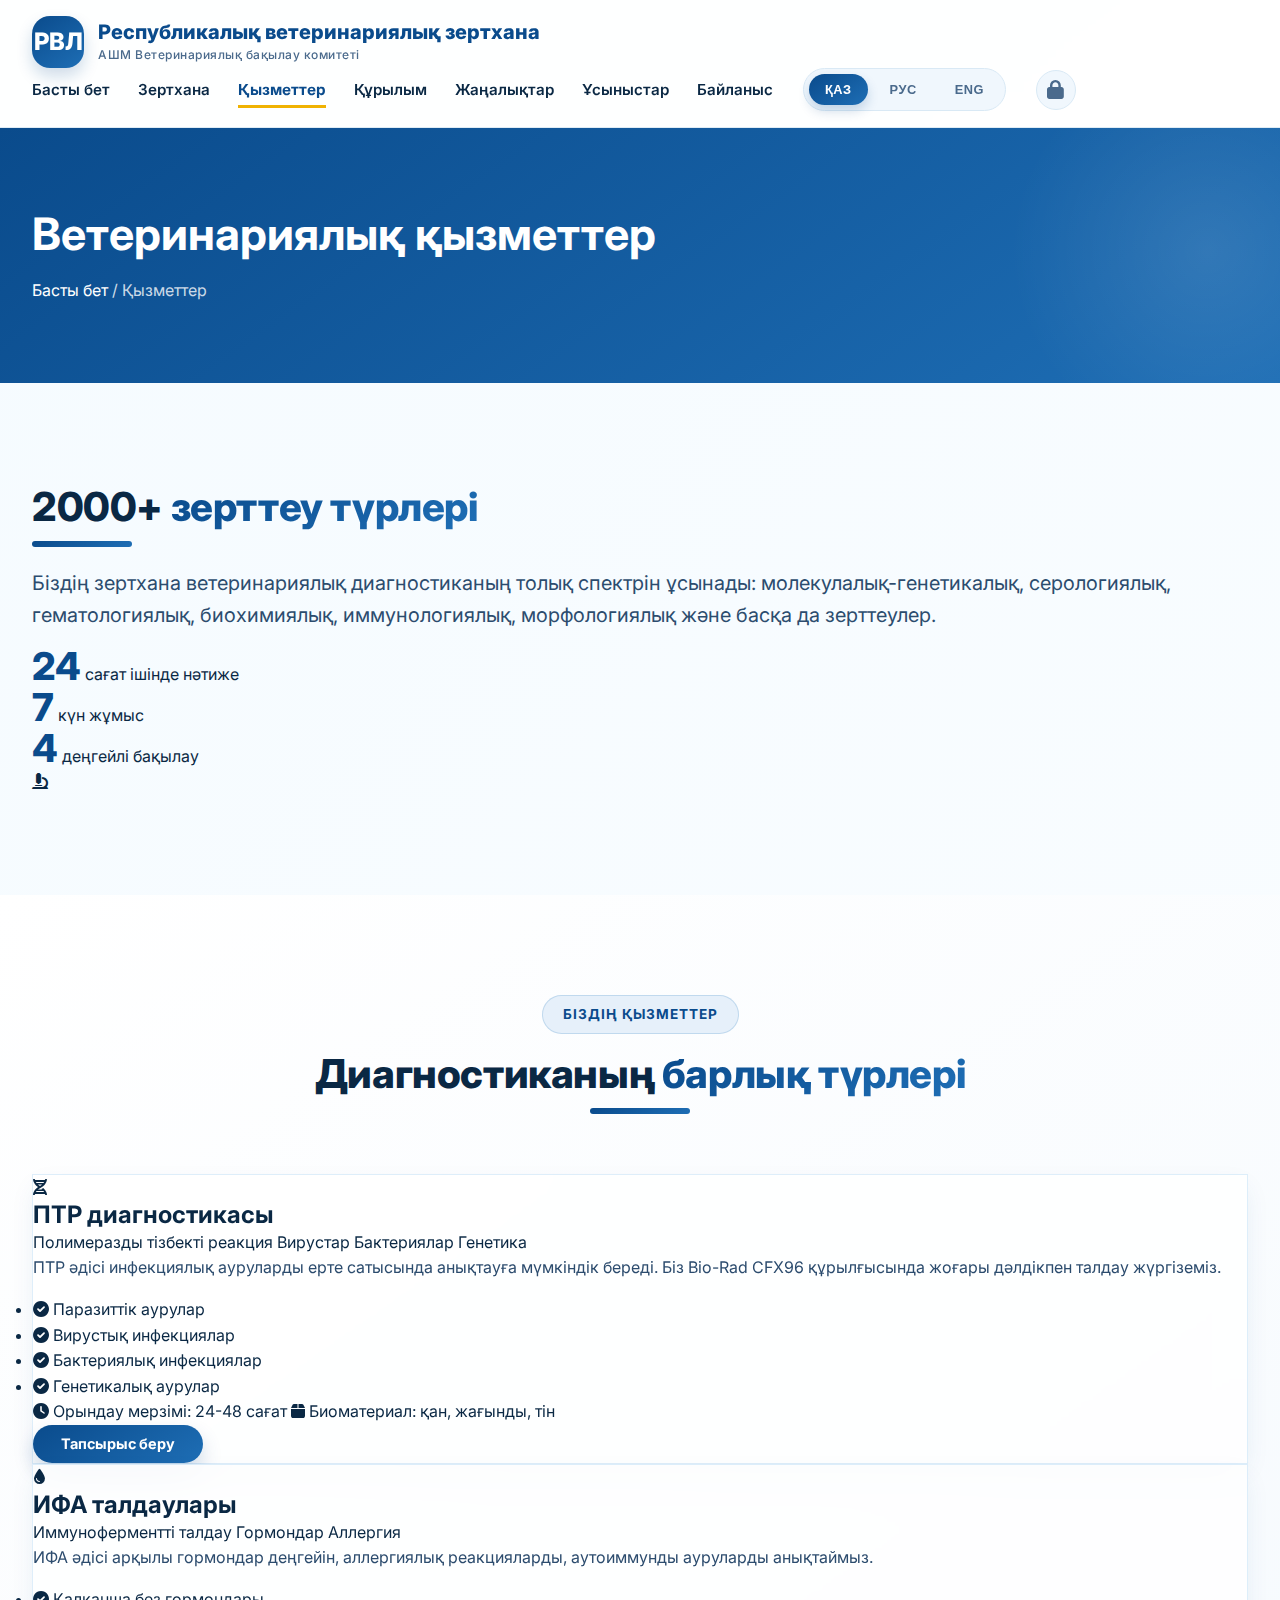
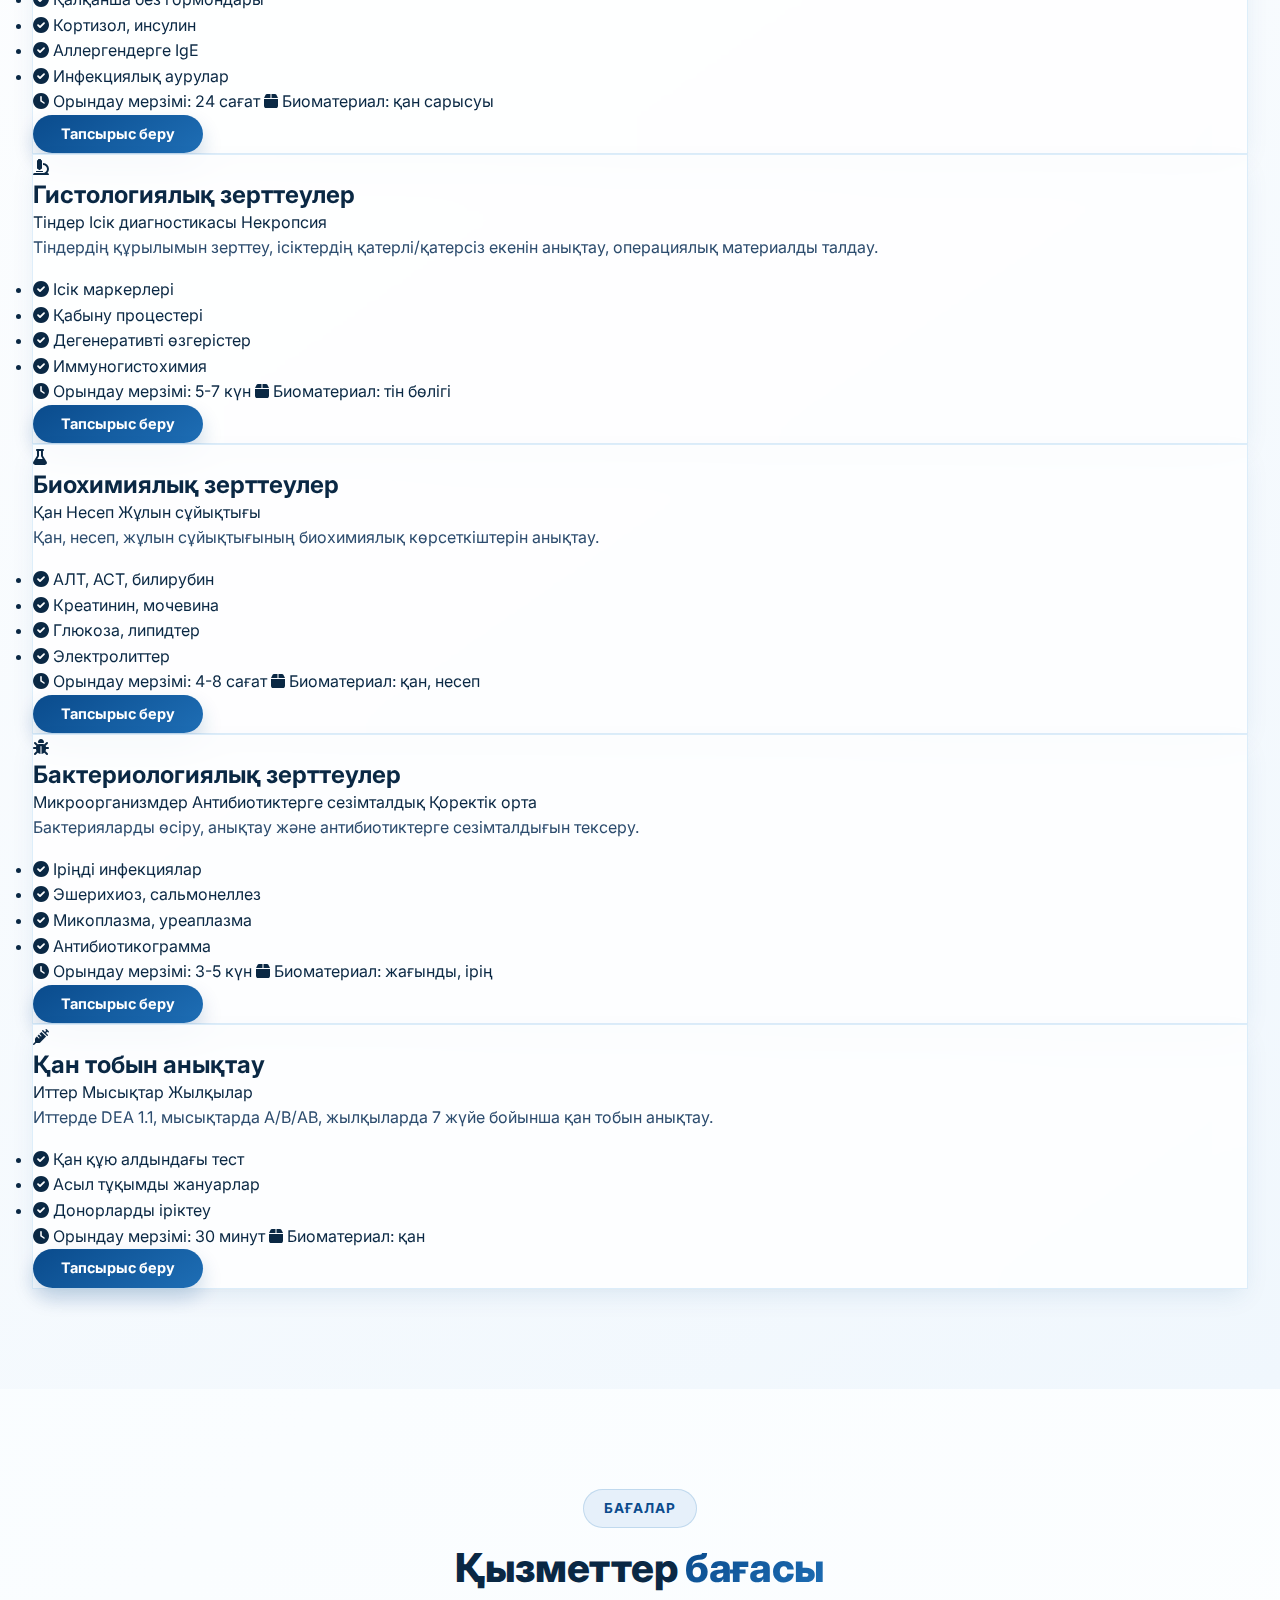
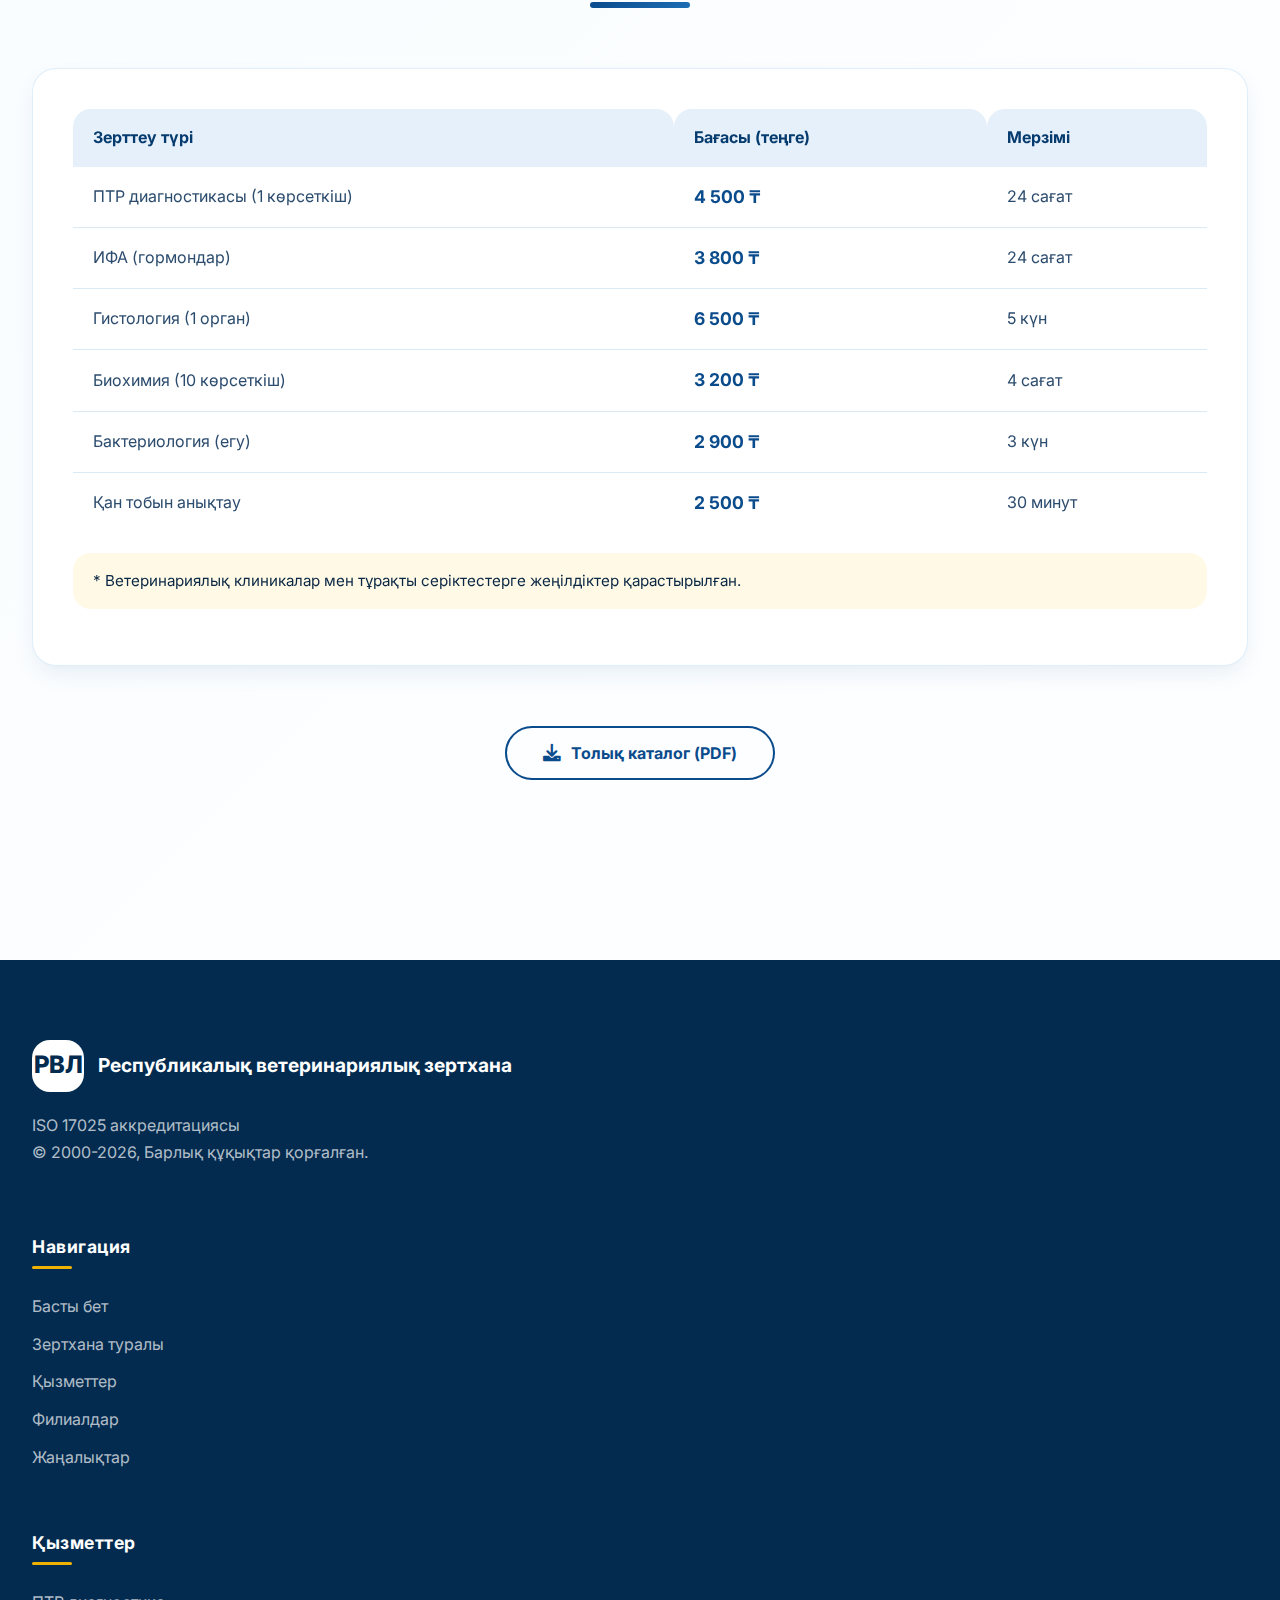
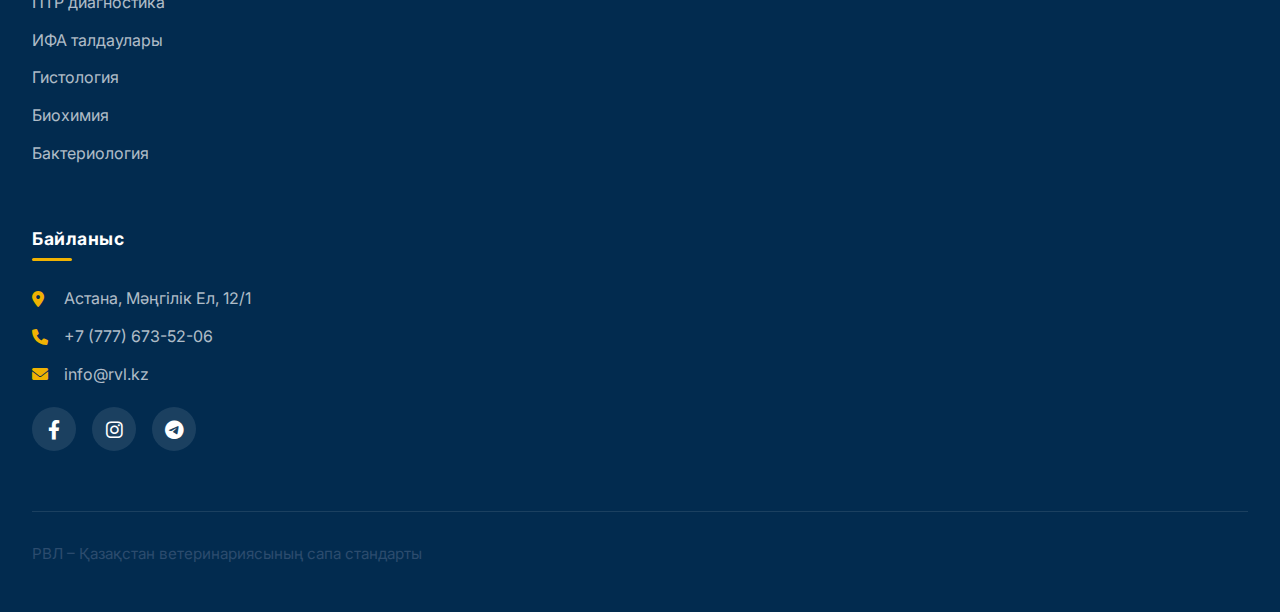
<file: services.html>
<!DOCTYPE html>
<html lang="kk">
<head>
    <meta charset="UTF-8">
    <meta name="viewport" content="width=device-width, initial-scale=1.0, maximum-scale=5.0">
    
    <meta name="description" content="РВЛ қызметтері: ПТР, ИФА, гистология, биохимия, бактериология, сертификаттау және 2000+ зерттеу түрлері.">
    <meta name="keywords" content="ветеринариялық қызметтер, ПТР диагностика, ИФА талдау, гистология, бактериология">
    
    <meta property="og:title" content="РВЛ | Ветеринариялық қызметтер">
    <meta property="og:description" content="2000+ зерттеу түрі. ISO 17025 аккредитация.">
    
    <title>РВЛ | Қызметтер</title>
    
    <link rel="stylesheet" href="ss.style.css">
    <link rel="stylesheet" href="https://cdnjs.cloudflare.com/ajax/libs/font-awesome/6.0.0/css/all.min.css">
    <link href="https://fonts.googleapis.com/css2?family=Inter:wght@300;400;500;600;700;800&display=swap" rel="stylesheet">
</head>
<body>
    <!-- PRELOADER -->
    <div class="preloader">
        <div class="loader"></div>
    </div>

    <!-- HEADER -->
    <header class="header">
        <div class="container header-container">
            <a href="index.html" class="logo">
                <div class="logo-icon">РВЛ</div>
                <div class="logo-text">
                    <span data-i18n="logo.title">Республикалық ветеринариялық зертхана</span>
                    <small data-i18n="logo.sub">АШМ Ветеринариялық бақылау комитеті</small>
                </div>
            </a>
            
            <div class="header-actions">
                <nav class="navbar">
                    <ul class="nav-menu">
                        <li><a href="index.html">Басты бет</a></li>
                        <li><a href="about.html">Зертхана</a></li>
                        <li><a href="services.html" class="active">Қызметтер</a></li>
                        <li><a href="structure.html">Құрылым</a></li>
                        <li><a href="news.html">Жаңалықтар</a></li>
                        <li><a href="proposals.html">Ұсыныстар</a></li>
                        <li><a href="contact.html">Байланыс</a></li>
                    </ul>
                </nav>
                
                <div class="lang-switcher">
                    <button class="lang-btn active" data-lang="kk">ҚАЗ</button>
                    <button class="lang-btn" data-lang="ru">РУС</button>
                    <button class="lang-btn" data-lang="en">ENG</button>
                </div>
                
                <a href="login.html" class="admin-icon" title="Админ-панель">
                    <i class="fas fa-lock"></i>
                </a>
                
                <button class="mobile-toggle">
                    <span></span><span></span><span></span>
                </button>
            </div>
        </div>
    </header>

    <!-- PAGE HEADER -->
    <section class="page-header">
        <div class="container">
            <h1>Ветеринариялық қызметтер</h1>
            <div class="breadcrumbs">
                <a href="index.html">Басты бет</a> / 
                <span>Қызметтер</span>
            </div>
        </div>
    </section>

    <!-- SERVICES HERO -->
    <section class="section">
        <div class="container">
            <div class="services-hero">
                <div class="services-hero-content">
                    <h2 class="section-title">2000+ <span class="text-gradient">зерттеу түрлері</span></h2>
                    <p class="lead">Біздің зертхана ветеринариялық диагностиканың толық спектрін ұсынады: молекулалық-генетикалық, серологиялық, гематологиялық, биохимиялық, иммунологиялық, морфологиялық және басқа да зерттеулер.</p>
                    
                    <div class="services-stats">
                        <div class="stat-item">
                            <span class="stat-number">24</span>
                            <span>сағат ішінде нәтиже</span>
                        </div>
                        <div class="stat-item">
                            <span class="stat-number">7</span>
                            <span>күн жұмыс</span>
                        </div>
                        <div class="stat-item">
                            <span class="stat-number">4</span>
                            <span>деңгейлі бақылау</span>
                        </div>
                    </div>
                </div>
                <div class="services-hero-image">
                    <i class="fas fa-microscope"></i>
                </div>
            </div>
        </div>
    </section>

    <!-- SERVICES CATALOG -->
    <section class="section bg-gradient">
        <div class="container">
            <div class="section-header">
                <span class="section-subtitle">Біздің қызметтер</span>
                <h2 class="section-title">Диагностиканың <span class="text-gradient">барлық түрлері</span></h2>
            </div>
            
            <div class="services-catalog">
                <!-- 1. ПТР диагностикасы -->
                <div class="service-detail-card glass" id="pcr">
                    <div class="service-detail-icon">
                        <i class="fas fa-dna"></i>
                    </div>
                    <div class="service-detail-content">
                        <h3>ПТР диагностикасы</h3>
                        <div class="service-tags">
                            <span>Полимеразды тізбекті реакция</span>
                            <span>Вирустар</span>
                            <span>Бактериялар</span>
                            <span>Генетика</span>
                        </div>
                        <p>ПТР әдісі инфекциялық ауруларды ерте сатысында анықтауға мүмкіндік береді. Біз Bio-Rad CFX96 құрылғысында жоғары дәлдікпен талдау жүргіземіз.</p>
                        <ul class="service-features">
                            <li><i class="fas fa-check-circle"></i> Паразиттік аурулар</li>
                            <li><i class="fas fa-check-circle"></i> Вирустық инфекциялар</li>
                            <li><i class="fas fa-check-circle"></i> Бактериялық инфекциялар</li>
                            <li><i class="fas fa-check-circle"></i> Генетикалық аурулар</li>
                        </ul>
                        <div class="service-meta">
                            <span><i class="fas fa-clock"></i> Орындау мерзімі: 24-48 сағат</span>
                            <span><i class="fas fa-box"></i> Биоматериал: қан, жағынды, тін</span>
                        </div>
                        <a href="contact.html" class="btn btn-primary btn-sm">Тапсырыс беру</a>
                    </div>
                </div>
                
                <!-- 2. ИФА талдаулары -->
                <div class="service-detail-card glass" id="ifa">
                    <div class="service-detail-icon">
                        <i class="fas fa-tint"></i>
                    </div>
                    <div class="service-detail-content">
                        <h3>ИФА талдаулары</h3>
                        <div class="service-tags">
                            <span>Иммуноферментті талдау</span>
                            <span>Гормондар</span>
                            <span>Аллергия</span>
                        </div>
                        <p>ИФА әдісі арқылы гормондар деңгейін, аллергиялық реакцияларды, аутоиммунды ауруларды анықтаймыз.</p>
                        <ul class="service-features">
                            <li><i class="fas fa-check-circle"></i> Қалқанша без гормондары</li>
                            <li><i class="fas fa-check-circle"></i> Кортизол, инсулин</li>
                            <li><i class="fas fa-check-circle"></i> Аллергендерге IgE</li>
                            <li><i class="fas fa-check-circle"></i> Инфекциялық аурулар</li>
                        </ul>
                        <div class="service-meta">
                            <span><i class="fas fa-clock"></i> Орындау мерзімі: 24 сағат</span>
                            <span><i class="fas fa-box"></i> Биоматериал: қан сарысуы</span>
                        </div>
                        <a href="contact.html" class="btn btn-primary btn-sm">Тапсырыс беру</a>
                    </div>
                </div>
                
                <!-- 3. Гистология -->
                <div class="service-detail-card glass" id="histology">
                    <div class="service-detail-icon">
                        <i class="fas fa-microscope"></i>
                    </div>
                    <div class="service-detail-content">
                        <h3>Гистологиялық зерттеулер</h3>
                        <div class="service-tags">
                            <span>Тіндер</span>
                            <span>Ісік диагностикасы</span>
                            <span>Некропсия</span>
                        </div>
                        <p>Тіндердің құрылымын зерттеу, ісіктердің қатерлі/қатерсіз екенін анықтау, операциялық материалды талдау.</p>
                        <ul class="service-features">
                            <li><i class="fas fa-check-circle"></i> Ісік маркерлері</li>
                            <li><i class="fas fa-check-circle"></i> Қабыну процестері</li>
                            <li><i class="fas fa-check-circle"></i> Дегенеративті өзгерістер</li>
                            <li><i class="fas fa-check-circle"></i> Иммуногистохимия</li>
                        </ul>
                        <div class="service-meta">
                            <span><i class="fas fa-clock"></i> Орындау мерзімі: 5-7 күн</span>
                            <span><i class="fas fa-box"></i> Биоматериал: тін бөлігі</span>
                        </div>
                        <a href="contact.html" class="btn btn-primary btn-sm">Тапсырыс беру</a>
                    </div>
                </div>
                
                <!-- 4. Биохимия -->
                <div class="service-detail-card glass" id="biochemistry">
                    <div class="service-detail-icon">
                        <i class="fas fa-flask"></i>
                    </div>
                    <div class="service-detail-content">
                        <h3>Биохимиялық зерттеулер</h3>
                        <div class="service-tags">
                            <span>Қан</span>
                            <span>Несеп</span>
                            <span>Жұлын сұйықтығы</span>
                        </div>
                        <p>Қан, несеп, жұлын сұйықтығының биохимиялық көрсеткіштерін анықтау.</p>
                        <ul class="service-features">
                            <li><i class="fas fa-check-circle"></i> АЛТ, АСТ, билирубин</li>
                            <li><i class="fas fa-check-circle"></i> Креатинин, мочевина</li>
                            <li><i class="fas fa-check-circle"></i> Глюкоза, липидтер</li>
                            <li><i class="fas fa-check-circle"></i> Электролиттер</li>
                        </ul>
                        <div class="service-meta">
                            <span><i class="fas fa-clock"></i> Орындау мерзімі: 4-8 сағат</span>
                            <span><i class="fas fa-box"></i> Биоматериал: қан, несеп</span>
                        </div>
                        <a href="contact.html" class="btn btn-primary btn-sm">Тапсырыс беру</a>
                    </div>
                </div>
                
                <!-- 5. Бактериология -->
                <div class="service-detail-card glass" id="bacteriology">
                    <div class="service-detail-icon">
                        <i class="fas fa-bug"></i>
                    </div>
                    <div class="service-detail-content">
                        <h3>Бактериологиялық зерттеулер</h3>
                        <div class="service-tags">
                            <span>Микроорганизмдер</span>
                            <span>Антибиотиктерге сезімталдық</span>
                            <span>Қоректік орта</span>
                        </div>
                        <p>Бактерияларды өсіру, анықтау және антибиотиктерге сезімталдығын тексеру.</p>
                        <ul class="service-features">
                            <li><i class="fas fa-check-circle"></i> Іріңді инфекциялар</li>
                            <li><i class="fas fa-check-circle"></i> Эшерихиоз, сальмонеллез</li>
                            <li><i class="fas fa-check-circle"></i> Микоплазма, уреаплазма</li>
                            <li><i class="fas fa-check-circle"></i> Антибиотикограмма</li>
                        </ul>
                        <div class="service-meta">
                            <span><i class="fas fa-clock"></i> Орындау мерзімі: 3-5 күн</span>
                            <span><i class="fas fa-box"></i> Биоматериал: жағынды, ірің</span>
                        </div>
                        <a href="contact.html" class="btn btn-primary btn-sm">Тапсырыс беру</a>
                    </div>
                </div>
                
                <!-- 6. Қан тобын анықтау -->
                <div class="service-detail-card glass" id="bloodtype">
                    <div class="service-detail-icon">
                        <i class="fas fa-syringe"></i>
                    </div>
                    <div class="service-detail-content">
                        <h3>Қан тобын анықтау</h3>
                        <div class="service-tags">
                            <span>Иттер</span>
                            <span>Мысықтар</span>
                            <span>Жылқылар</span>
                        </div>
                        <p>Иттерде DEA 1.1, мысықтарда A/B/AB, жылқыларда 7 жүйе бойынша қан тобын анықтау.</p>
                        <ul class="service-features">
                            <li><i class="fas fa-check-circle"></i> Қан құю алдындағы тест</li>
                            <li><i class="fas fa-check-circle"></i> Асыл тұқымды жануарлар</li>
                            <li><i class="fas fa-check-circle"></i> Донорларды іріктеу</li>
                        </ul>
                        <div class="service-meta">
                            <span><i class="fas fa-clock"></i> Орындау мерзімі: 30 минут</span>
                            <span><i class="fas fa-box"></i> Биоматериал: қан</span>
                        </div>
                        <a href="contact.html" class="btn btn-primary btn-sm">Тапсырыс беру</a>
                    </div>
                </div>
            </div>
        </div>
    </section>

    <!-- PRICE LIST -->
    <section class="section">
        <div class="container">
            <div class="section-header">
                <span class="section-subtitle">Бағалар</span>
                <h2 class="section-title">Қызметтер <span class="text-gradient">бағасы</span></h2>
            </div>
            
            <div class="price-list glass">
                <table class="price-table">
                    <thead>
                        <tr>
                            <th>Зерттеу түрі</th>
                            <th>Бағасы (теңге)</th>
                            <th>Мерзімі</th>
                        </tr>
                    </thead>
                    <tbody>
                        <tr>
                            <td>ПТР диагностикасы (1 көрсеткіш)</td>
                            <td><strong>4 500 ₸</strong></td>
                            <td>24 сағат</td>
                        </tr>
                        <tr>
                            <td>ИФА (гормондар)</td>
                            <td><strong>3 800 ₸</strong></td>
                            <td>24 сағат</td>
                        </tr>
                        <tr>
                            <td>Гистология (1 орган)</td>
                            <td><strong>6 500 ₸</strong></td>
                            <td>5 күн</td>
                        </tr>
                        <tr>
                            <td>Биохимия (10 көрсеткіш)</td>
                            <td><strong>3 200 ₸</strong></td>
                            <td>4 сағат</td>
                        </tr>
                        <tr>
                            <td>Бактериология (егу)</td>
                            <td><strong>2 900 ₸</strong></td>
                            <td>3 күн</td>
                        </tr>
                        <tr>
                            <td>Қан тобын анықтау</td>
                            <td><strong>2 500 ₸</strong></td>
                            <td>30 минут</td>
                        </tr>
                    </tbody>
                </table>
                <p class="price-note">* Ветеринариялық клиникалар мен тұрақты серіктестерге жеңілдіктер қарастырылған.</p>
            </div>
            
            <div class="section-footer">
                <a href="catalog.pdf" class="btn btn-outline" download>
                    <i class="fas fa-download"></i> Толық каталог (PDF)
                </a>
            </div>
        </div>
    </section>

    <!-- FOOTER -->
    <footer class="footer">
        <div class="container">
            <div class="footer-grid">
                <div class="footer-col">
                    <div class="footer-logo">
                        <div class="logo-icon">РВЛ</div>
                        <span>Республикалық ветеринариялық зертхана</span>
                    </div>
                    <p>ISO 17025 аккредитациясы<br>© 2000-2026, Барлық құқықтар қорғалған.</p>
                </div>
                
                <div class="footer-col">
                    <h4>Навигация</h4>
                    <ul>
                        <li><a href="index.html">Басты бет</a></li>
                        <li><a href="about.html">Зертхана туралы</a></li>
                        <li><a href="services.html">Қызметтер</a></li>
                        <li><a href="structure.html">Филиалдар</a></li>
                        <li><a href="news.html">Жаңалықтар</a></li>
                    </ul>
                </div>
                
                <div class="footer-col">
                    <h4>Қызметтер</h4>
                    <ul>
                        <li><a href="services.html#pcr">ПТР диагностика</a></li>
                        <li><a href="services.html#ifa">ИФА талдаулары</a></li>
                        <li><a href="services.html#histology">Гистология</a></li>
                        <li><a href="services.html#biochemistry">Биохимия</a></li>
                        <li><a href="services.html#bacteriology">Бактериология</a></li>
                    </ul>
                </div>
                
                <div class="footer-col">
                    <h4>Байланыс</h4>
                    <ul class="contact-info">
                        <li><i class="fas fa-map-marker-alt"></i> Астана, Мәңгілік Ел, 12/1</li>
                        <li><i class="fas fa-phone"></i> +7 (777) 673-52-06</li>
                        <li><i class="fas fa-envelope"></i> info@rvl.kz</li>
                    </ul>
                    <div class="social-links">
                        <a href="#"><i class="fab fa-facebook-f"></i></a>
                        <a href="#"><i class="fab fa-instagram"></i></a>
                        <a href="#"><i class="fab fa-telegram"></i></a>
                    </div>
                </div>
            </div>
            <div class="footer-bottom">
                <p>РВЛ – Қазақстан ветеринариясының сапа стандарты</p>
            </div>
        </div>
    </footer>

    <button id="backToTop" class="back-to-top">
        <i class="fas fa-arrow-up"></i>
    </button>

    <script src="ss.script.js"></script>
</body>

</html>
</file>
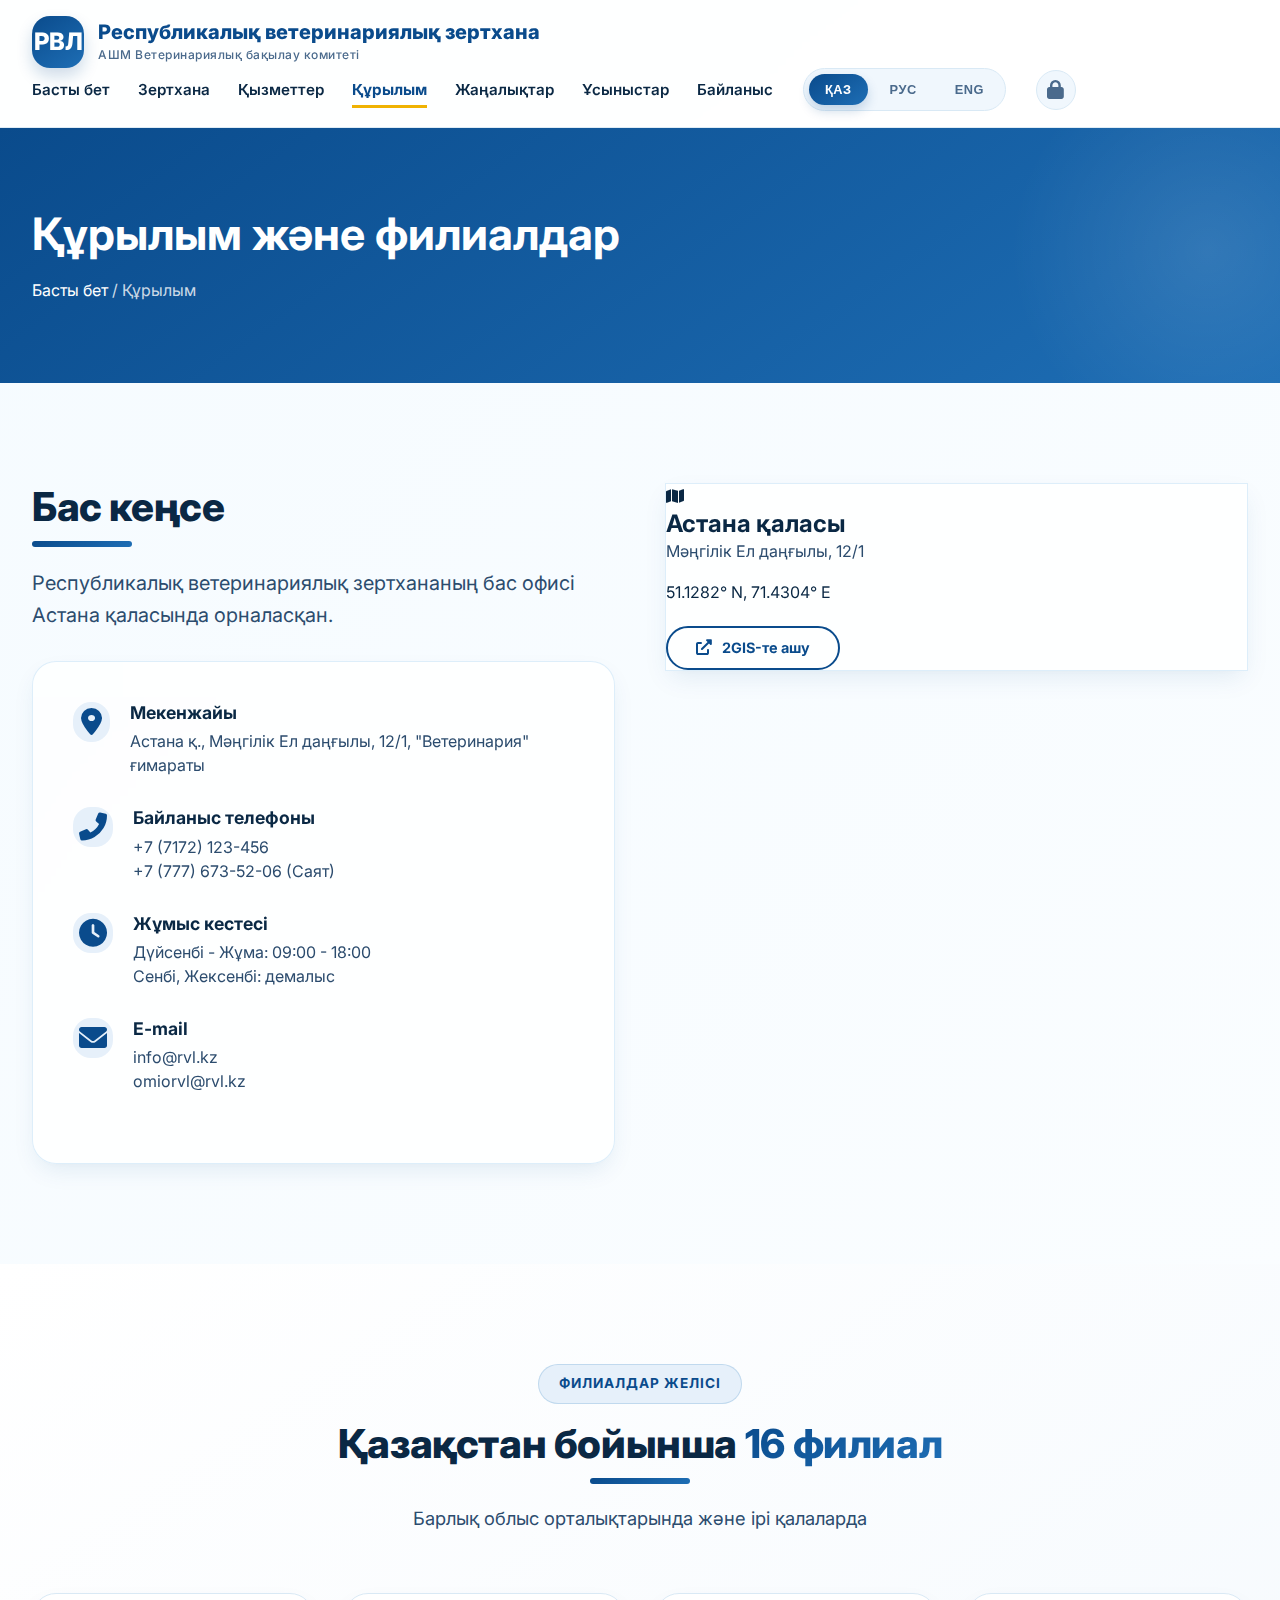
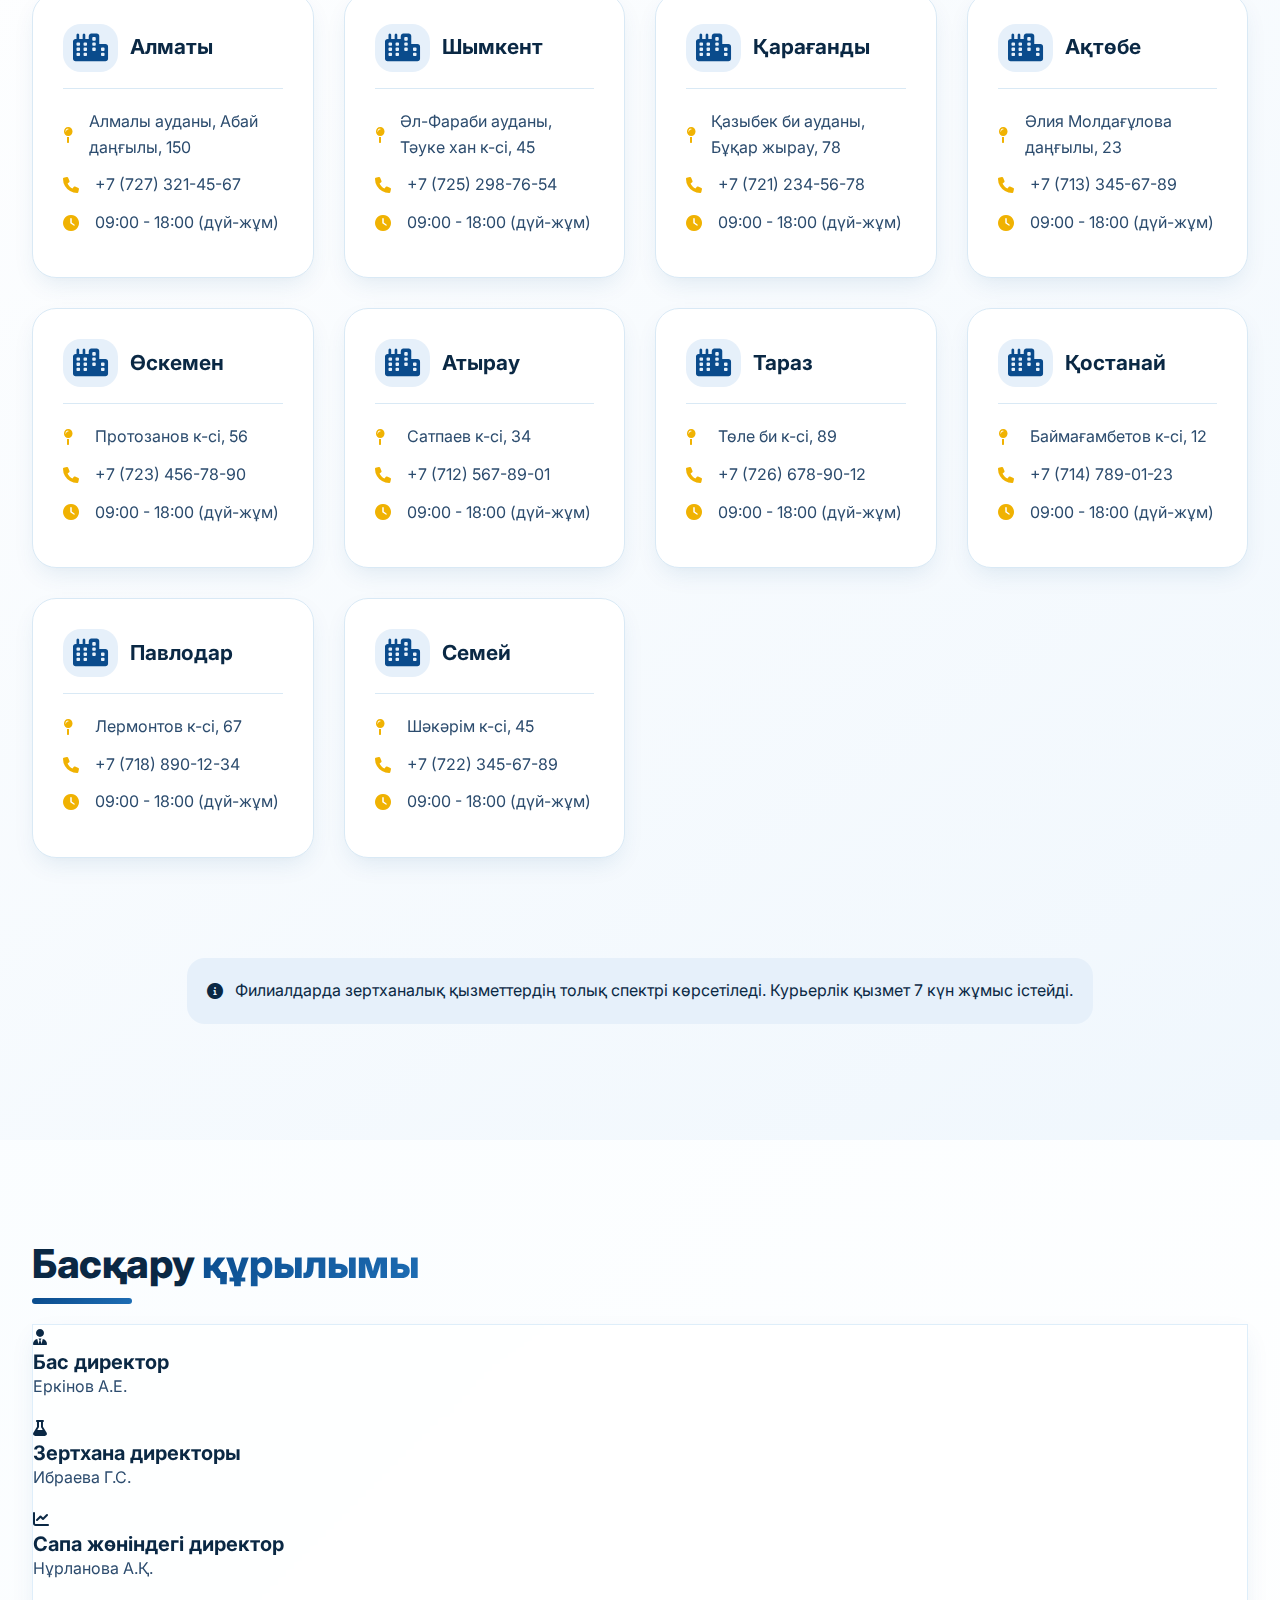
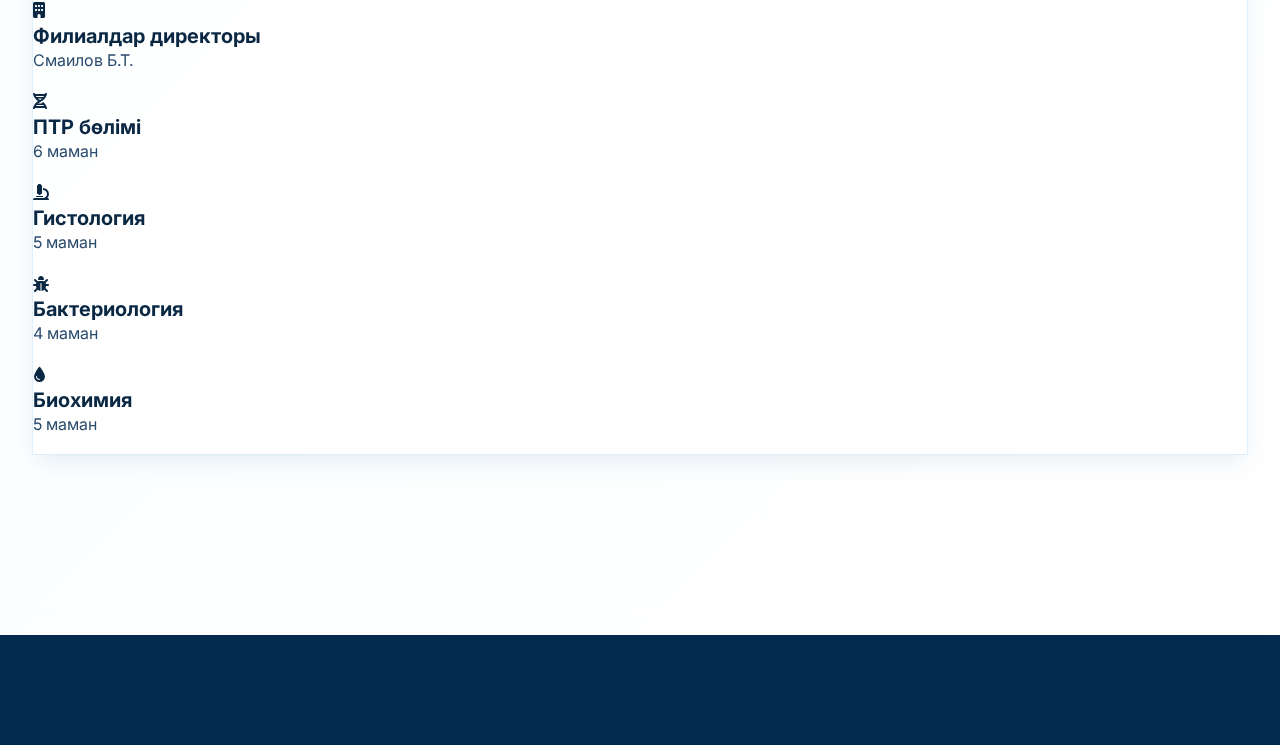
<file: structure.html>
<!DOCTYPE html>
<html lang="kk">
<head>
    <meta charset="UTF-8">
    <meta name="viewport" content="width=device-width, initial-scale=1.0">
    
    <meta name="description" content="РВЛ құрылымы және филиалдар. Бас кеңсе және Қазақстан бойынша 16 филиал.">
    
    <title>РВЛ | Құрылым және филиалдар</title>
    
    <link rel="stylesheet" href="ss.style.css">
    <link rel="stylesheet" href="https://cdnjs.cloudflare.com/ajax/libs/font-awesome/6.0.0/css/all.min.css">
    <link href="https://fonts.googleapis.com/css2?family=Inter:wght@300;400;500;600;700;800&display=swap" rel="stylesheet">
</head>
<body>
    <div class="preloader">
        <div class="loader"></div>
    </div>

    <header class="header">
        <div class="container header-container">
            <a href="index.html" class="logo">
                <div class="logo-icon">РВЛ</div>
                <div class="logo-text">
                    <span>Республикалық ветеринариялық зертхана</span>
                    <small>АШМ Ветеринариялық бақылау комитеті</small>
                </div>
            </a>
            
            <div class="header-actions">
                <nav class="navbar">
                    <ul class="nav-menu">
                        <li><a href="index.html">Басты бет</a></li>
                        <li><a href="about.html">Зертхана</a></li>
                        <li><a href="services.html">Қызметтер</a></li>
                        <li><a href="structure.html" class="active">Құрылым</a></li>
                        <li><a href="news.html">Жаңалықтар</a></li>
                        <li><a href="proposals.html">Ұсыныстар</a></li>
                        <li><a href="contact.html">Байланыс</a></li>
                    </ul>
                </nav>
                
                <div class="lang-switcher">
                    <button class="lang-btn active" data-lang="kk">ҚАЗ</button>
                    <button class="lang-btn" data-lang="ru">РУС</button>
                    <button class="lang-btn" data-lang="en">ENG</button>
                </div>
                
                <a href="login.html" class="admin-icon">
                    <i class="fas fa-lock"></i>
                </a>
                
                <button class="mobile-toggle">
                    <span></span><span></span><span></span>
                </button>
            </div>
        </div>
    </header>

    <section class="page-header">
        <div class="container">
            <h1>Құрылым және филиалдар</h1>
            <div class="breadcrumbs">
                <a href="index.html">Басты бет</a> / 
                <span>Құрылым</span>
            </div>
        </div>
    </section>

    <!-- HEAD OFFICE -->
    <section class="section">
        <div class="container">
            <div class="head-office-grid">
                <div class="head-office-content">
                    <h2 class="section-title">Бас кеңсе</h2>
                    <p class="lead">Республикалық ветеринариялық зертхананың бас офисі Астана қаласында орналасқан.</p>
                    
                    <div class="office-info glass">
                        <div class="office-info-item">
                            <i class="fas fa-map-marker-alt"></i>
                            <div>
                                <h4>Мекенжайы</h4>
                                <p>Астана қ., Мәңгілік Ел даңғылы, 12/1, "Ветеринария" ғимараты</p>
                            </div>
                        </div>
                        
                        <div class="office-info-item">
                            <i class="fas fa-phone-alt"></i>
                            <div>
                                <h4>Байланыс телефоны</h4>
                                <p>+7 (7172) 123-456<br>+7 (777) 673-52-06 (Саят)</p>
                            </div>
                        </div>
                        
                        <div class="office-info-item">
                            <i class="fas fa-clock"></i>
                            <div>
                                <h4>Жұмыс кестесі</h4>
                                <p>Дүйсенбі - Жұма: 09:00 - 18:00<br>Сенбі, Жексенбі: демалыс</p>
                            </div>
                        </div>
                        
                        <div class="office-info-item">
                            <i class="fas fa-envelope"></i>
                            <div>
                                <h4>E-mail</h4>
                                <p>info@rvl.kz<br>omiorvl@rvl.kz</p>
                            </div>
                        </div>
                    </div>
                </div>
                
                <div class="head-office-map">
                    <div class="map-placeholder glass">
                        <i class="fas fa-map"></i>
                        <h3>Астана қаласы</h3>
                        <p>Мәңгілік Ел даңғылы, 12/1</p>
                        <div class="map-coords">51.1282° N, 71.4304° E</div>
                        <a href="https://2gis.kz/astana" target="_blank" class="btn btn-outline btn-sm" style="margin-top: 20px;">
                            <i class="fas fa-external-link-alt"></i> 2GIS-те ашу
                        </a>
                    </div>
                </div>
            </div>
        </div>
    </section>

    <!-- BRANCHES -->
    <section class="section bg-gradient">
        <div class="container">
            <div class="section-header">
                <span class="section-subtitle">Филиалдар желісі</span>
                <h2 class="section-title">Қазақстан бойынша <span class="text-gradient">16 филиал</span></h2>
                <p class="section-description">Барлық облыс орталықтарында және ірі қалаларда</p>
            </div>
            
            <div class="branches-grid">
                <div class="branch-card glass">
                    <div class="branch-header">
                        <i class="fas fa-city"></i>
                        <h3>Алматы</h3>
                    </div>
                    <div class="branch-body">
                        <p><i class="fas fa-map-pin"></i> Алмалы ауданы, Абай даңғылы, 150</p>
                        <p><i class="fas fa-phone"></i> +7 (727) 321-45-67</p>
                        <p><i class="fas fa-clock"></i> 09:00 - 18:00 (дүй-жұм)</p>
                    </div>
                </div>
                
                <div class="branch-card glass">
                    <div class="branch-header">
                        <i class="fas fa-city"></i>
                        <h3>Шымкент</h3>
                    </div>
                    <div class="branch-body">
                        <p><i class="fas fa-map-pin"></i> Әл-Фараби ауданы, Тәуке хан к-сі, 45</p>
                        <p><i class="fas fa-phone"></i> +7 (725) 298-76-54</p>
                        <p><i class="fas fa-clock"></i> 09:00 - 18:00 (дүй-жұм)</p>
                    </div>
                </div>
                
                <div class="branch-card glass">
                    <div class="branch-header">
                        <i class="fas fa-city"></i>
                        <h3>Қарағанды</h3>
                    </div>
                    <div class="branch-body">
                        <p><i class="fas fa-map-pin"></i> Қазыбек би ауданы, Бұқар жырау, 78</p>
                        <p><i class="fas fa-phone"></i> +7 (721) 234-56-78</p>
                        <p><i class="fas fa-clock"></i> 09:00 - 18:00 (дүй-жұм)</p>
                    </div>
                </div>
                
                <div class="branch-card glass">
                    <div class="branch-header">
                        <i class="fas fa-city"></i>
                        <h3>Ақтөбе</h3>
                    </div>
                    <div class="branch-body">
                        <p><i class="fas fa-map-pin"></i> Әлия Молдағұлова даңғылы, 23</p>
                        <p><i class="fas fa-phone"></i> +7 (713) 345-67-89</p>
                        <p><i class="fas fa-clock"></i> 09:00 - 18:00 (дүй-жұм)</p>
                    </div>
                </div>
                
                <div class="branch-card glass">
                    <div class="branch-header">
                        <i class="fas fa-city"></i>
                        <h3>Өскемен</h3>
                    </div>
                    <div class="branch-body">
                        <p><i class="fas fa-map-pin"></i> Протозанов к-сі, 56</p>
                        <p><i class="fas fa-phone"></i> +7 (723) 456-78-90</p>
                        <p><i class="fas fa-clock"></i> 09:00 - 18:00 (дүй-жұм)</p>
                    </div>
                </div>
                
                <div class="branch-card glass">
                    <div class="branch-header">
                        <i class="fas fa-city"></i>
                        <h3>Атырау</h3>
                    </div>
                    <div class="branch-body">
                        <p><i class="fas fa-map-pin"></i> Сатпаев к-сі, 34</p>
                        <p><i class="fas fa-phone"></i> +7 (712) 567-89-01</p>
                        <p><i class="fas fa-clock"></i> 09:00 - 18:00 (дүй-жұм)</p>
                    </div>
                </div>
                
                <div class="branch-card glass">
                    <div class="branch-header">
                        <i class="fas fa-city"></i>
                        <h3>Тараз</h3>
                    </div>
                    <div class="branch-body">
                        <p><i class="fas fa-map-pin"></i> Төле би к-сі, 89</p>
                        <p><i class="fas fa-phone"></i> +7 (726) 678-90-12</p>
                        <p><i class="fas fa-clock"></i> 09:00 - 18:00 (дүй-жұм)</p>
                    </div>
                </div>
                
                <div class="branch-card glass">
                    <div class="branch-header">
                        <i class="fas fa-city"></i>
                        <h3>Қостанай</h3>
                    </div>
                    <div class="branch-body">
                        <p><i class="fas fa-map-pin"></i> Баймағамбетов к-сі, 12</p>
                        <p><i class="fas fa-phone"></i> +7 (714) 789-01-23</p>
                        <p><i class="fas fa-clock"></i> 09:00 - 18:00 (дүй-жұм)</p>
                    </div>
                </div>
                
                <div class="branch-card glass">
                    <div class="branch-header">
                        <i class="fas fa-city"></i>
                        <h3>Павлодар</h3>
                    </div>
                    <div class="branch-body">
                        <p><i class="fas fa-map-pin"></i> Лермонтов к-сі, 67</p>
                        <p><i class="fas fa-phone"></i> +7 (718) 890-12-34</p>
                        <p><i class="fas fa-clock"></i> 09:00 - 18:00 (дүй-жұм)</p>
                    </div>
                </div>
                
                <div class="branch-card glass">
                    <div class="branch-header">
                        <i class="fas fa-city"></i>
                        <h3>Семей</h3>
                    </div>
                    <div class="branch-body">
                        <p><i class="fas fa-map-pin"></i> Шәкәрім к-сі, 45</p>
                        <p><i class="fas fa-phone"></i> +7 (722) 345-67-89</p>
                        <p><i class="fas fa-clock"></i> 09:00 - 18:00 (дүй-жұм)</p>
                    </div>
                </div>
            </div>
            
            <div class="section-footer">
                <p class="branch-note">
                    <i class="fas fa-info-circle"></i> 
                    Филиалдарда зертханалық қызметтердің толық спектрі көрсетіледі. Курьерлік қызмет 7 күн жұмыс істейді.
                </p>
            </div>
        </div>
    </section>

    <!-- STRUCTURE CHART -->
    <section class="section">
        <div class="container">
            <h2 class="section-title">Басқару <span class="text-gradient">құрылымы</span></h2>
            
            <div class="structure-chart glass">
                <div class="chart-level level-1">
                    <div class="chart-item">
                        <i class="fas fa-user-tie"></i>
                        <h4>Бас директор</h4>
                        <p>Еркінов А.Е.</p>
                    </div>
                </div>
                
                <div class="chart-level level-2">
                    <div class="chart-item">
                        <i class="fas fa-flask"></i>
                        <h4>Зертхана директоры</h4>
                        <p>Ибраева Г.С.</p>
                    </div>
                    <div class="chart-item">
                        <i class="fas fa-chart-line"></i>
                        <h4>Сапа жөніндегі директор</h4>
                        <p>Нұрланова А.Қ.</p>
                    </div>
                    <div class="chart-item">
                        <i class="fas fa-building"></i>
                        <h4>Филиалдар директоры</h4>
                        <p>Смаилов Б.Т.</p>
                    </div>
                </div>
                
                <div class="chart-level level-3">
                    <div class="chart-item">
                        <i class="fas fa-dna"></i>
                        <h4>ПТР бөлімі</h4>
                        <p>6 маман</p>
                    </div>
                    <div class="chart-item">
                        <i class="fas fa-microscope"></i>
                        <h4>Гистология</h4>
                        <p>5 маман</p>
                    </div>
                    <div class="chart-item">
                        <i class="fas fa-bug"></i>
                        <h4>Бактериология</h4>
                        <p>4 маман</p>
                    </div>
                    <div class="chart-item">
                        <i class="fas fa-tint"></i>
                        <h4>Биохимия</h4>
                        <p>5 маман</p>
                    </div>
                </div>
            </div>
        </div>
    </section>

    <footer class="footer">
        <!-- FOOTER коды жоғарыдағыдай -->
    </footer>

    <button id="backToTop" class="back-to-top">
        <i class="fas fa-arrow-up"></i>
    </button>

    <script src="ss.script.js"></script>
</body>

</html>
</file>
<file: ss.style.css>
/* ===== RESET & BASE ===== */
* {
    margin: 0;
    padding: 0;
    box-sizing: border-box;
}

html {
    scroll-behavior: smooth;
    scroll-padding-top: 90px;
}

body {
    font-family: 'Inter', -apple-system, BlinkMacSystemFont, 'Segoe UI', Roboto, sans-serif;
    color: var(--text-dark);
    background: linear-gradient(135deg, #f5fbff 0%, #ffffff 100%);
    line-height: 1.6;
    overflow-x: hidden;
    min-height: 100vh;
}

/* ===== CSS VARIABLES – АШЫҚ КӨК ТҮСТЕР ===== */
:root {
    /* Көк түс палитрасы – терең, қанық, жарқын */
    --primary: #0a4b8c;
    --primary-dark: #053b6e;
    --primary-darker: #022b4f;
    --primary-light: #2a7fbe;
    --primary-lighter: #5aa9e6;
    --primary-soft: #e6f0fa;
    --primary-gradient: linear-gradient(145deg, #0a4b8c, #1e6eb5);
    --primary-gradient-light: linear-gradient(145deg, #1e6eb5, #3b8fd9);
    --primary-gradient-soft: linear-gradient(145deg, #e6f0fa, #ffffff);
    
    /* Акцент түстері – алтын сары */
    --accent: #f0b202;
    --accent-dark: #d49b0a;
    --accent-light: #fff1cc;
    --accent-soft: #fff9e6;
    --accent-gradient: linear-gradient(145deg, #f0b202, #ffc933);
    
    /* Бейтарап түстер */
    --white: #ffffff;
    --gray-50: #f9fcff;
    --gray-100: #f0f7fd;
    --gray-200: #d9e9f5;
    --gray-300: #b8d1e0;
    --gray-400: #8aaec2;
    --gray-500: #5f8ca3;
    --text-dark: #0a2844;
    --text-medium: #2c4c6e;
    --text-light: #4a6a8c;
    
    /* Көлеңкелер – көк реңкімен */
    --shadow-xs: 0 2px 8px rgba(10, 75, 140, 0.04);
    --shadow-sm: 0 4px 12px rgba(10, 75, 140, 0.06);
    --shadow-md: 0 10px 25px -5px rgba(10, 75, 140, 0.1), 0 8px 10px -6px rgba(10, 75, 140, 0.02);
    --shadow-lg: 0 20px 35px -8px rgba(10, 75, 140, 0.15);
    --shadow-xl: 0 30px 50px -12px rgba(10, 75, 140, 0.25);
    --shadow-blue: 0 15px 30px -8px rgba(42, 127, 190, 0.2);
    --shadow-accent: 0 10px 25px -5px rgba(240, 178, 2, 0.2);
    
    /* Шеңберлер */
    --radius-xs: 8px;
    --radius-sm: 12px;
    --radius-md: 18px;
    --radius-lg: 24px;
    --radius-xl: 32px;
    --radius-full: 9999px;
    
    /* Анимация */
    --transition-fast: 0.15s ease;
    --transition-base: 0.25s cubic-bezier(0.4, 0, 0.2, 1);
    --transition-slow: 0.4s cubic-bezier(0.4, 0, 0.2, 1);
    
    /* Қабаттар */
    --z-dropdown: 100;
    --z-sticky: 200;
    --z-fixed: 300;
    --z-modal: 400;
    --z-popover: 500;
    --z-toast: 600;
    --z-tooltip: 700;
}

/* ===== CONTAINER ===== */
.container {
    max-width: 1280px;
    margin: 0 auto;
    padding: 0 32px;
    width: 100%;
}

@media (max-width: 768px) {
    .container {
        padding: 0 24px;
    }
}

@media (max-width: 480px) {
    .container {
        padding: 0 20px;
    }
}

/* ===== TYPOGRAPHY ===== */
h1, h2, h3, h4, h5, h6 {
    font-weight: 700;
    line-height: 1.2;
    color: var(--text-dark);
}

h1 { font-size: clamp(2rem, 5vw, 3.5rem); }
h2 { font-size: clamp(1.75rem, 4vw, 2.5rem); }
h3 { font-size: clamp(1.25rem, 3vw, 1.5rem); }
h4 { font-size: 1.25rem; }
h5 { font-size: 1.1rem; }
h6 { font-size: 1rem; }

p {
    margin-bottom: 1rem;
    color: var(--text-medium);
}

a {
    text-decoration: none;
    color: var(--primary);
    transition: color var(--transition-fast);
}

a:hover {
    color: var(--primary-light);
}

.text-gradient {
    background: var(--primary-gradient);
    -webkit-background-clip: text;
    -webkit-text-fill-color: transparent;
    background-clip: text;
    display: inline-block;
}

.lead {
    font-size: 1.25rem;
    font-weight: 400;
    color: var(--text-medium);
}

/* ===== PRELOADER ===== */
.preloader {
    position: fixed;
    top: 0;
    left: 0;
    width: 100%;
    height: 100%;
    background: var(--white);
    display: flex;
    justify-content: center;
    align-items: center;
    z-index: 9999;
    transition: opacity 0.5s ease, visibility 0.5s ease;
}

.preloader.fade-out {
    opacity: 0;
    visibility: hidden;
}

.loader {
    width: 50px;
    height: 50px;
    border: 4px solid var(--gray-200);
    border-top-color: var(--primary);
    border-right-color: var(--primary-light);
    border-radius: 50%;
    animation: spin 0.8s infinite linear;
}

@keyframes spin {
    to { transform: rotate(360deg); }
}

/* ===== GLASSMORPHISM ===== */
.glass {
    background: rgba(255, 255, 255, 0.8);
    backdrop-filter: blur(16px);
    -webkit-backdrop-filter: blur(16px);
    border: 1px solid rgba(90, 169, 230, 0.2);
    box-shadow: var(--shadow-md);
}

.glass-dark {
    background: rgba(10, 75, 140, 0.8);
    backdrop-filter: blur(16px);
    -webkit-backdrop-filter: blur(16px);
    border: 1px solid rgba(255, 255, 255, 0.2);
    color: white;
}

/* ===== HEADER ===== */
.header {
    position: sticky;
    top: 0;
    z-index: var(--z-sticky);
    background: rgba(255, 255, 255, 0.9);
    backdrop-filter: blur(16px);
    -webkit-backdrop-filter: blur(16px);
    border-bottom: 1px solid rgba(42, 127, 190, 0.15);
    padding: 16px 0;
    transition: all var(--transition-base);
}

.header-container {
    display: flex;
    justify-content: space-between;
    align-items: center;
    flex-wrap: wrap;
}

/* Logo */
.logo {
    display: flex;
    align-items: center;
    gap: 14px;
    text-decoration: none;
}

.logo-icon {
    width: 52px;
    height: 52px;
    background: var(--primary-gradient);
    color: var(--white);
    border-radius: 18px;
    display: flex;
    align-items: center;
    justify-content: center;
    font-size: 24px;
    font-weight: 800;
    box-shadow: 0 8px 16px rgba(10, 75, 140, 0.2);
    transition: transform var(--transition-base), box-shadow var(--transition-base);
}

.logo:hover .logo-icon {
    transform: scale(1.05);
    box-shadow: 0 12px 24px rgba(10, 75, 140, 0.3);
}

.logo-text {
    display: flex;
    flex-direction: column;
}

.logo-text span {
    color: var(--primary);
    font-weight: 800;
    font-size: 1.25rem;
    line-height: 1.3;
    transition: color var(--transition-fast);
}

.logo-text small {
    color: var(--text-light);
    font-size: 0.75rem;
    font-weight: 500;
    letter-spacing: 0.5px;
}

.logo:hover .logo-text span {
    color: var(--primary-dark);
}

/* Header Actions */
.header-actions {
    display: flex;
    align-items: center;
    gap: 30px;
}

/* Navigation */
.navbar {
    display: flex;
}

.nav-menu {
    display: flex;
    list-style: none;
    gap: 28px;
    margin: 0;
    padding: 0;
}

.nav-menu a {
    text-decoration: none;
    color: var(--text-dark);
    font-weight: 600;
    font-size: 0.95rem;
    padding-bottom: 6px;
    border-bottom: 3px solid transparent;
    transition: all var(--transition-fast);
    position: relative;
}

.nav-menu a:hover {
    color: var(--primary);
    border-bottom-color: var(--accent);
}

.nav-menu a.active {
    color: var(--primary);
    border-bottom-color: var(--accent);
    font-weight: 700;
}

/* Language Switcher */
.lang-switcher {
    display: flex;
    gap: 6px;
    background: var(--gray-100);
    padding: 5px;
    border-radius: var(--radius-full);
    border: 1px solid var(--gray-200);
}

.lang-btn {
    border: none;
    background: transparent;
    padding: 8px 16px;
    border-radius: var(--radius-full);
    font-weight: 700;
    font-size: 0.8rem;
    cursor: pointer;
    transition: all var(--transition-fast);
    color: var(--text-light);
    letter-spacing: 0.5px;
    text-transform: uppercase;
}

.lang-btn.active {
    background: var(--primary-gradient);
    color: var(--white);
    box-shadow: 0 6px 12px rgba(10, 75, 140, 0.2);
}

/* Admin Icon */
.admin-icon {
    color: var(--text-light);
    font-size: 1.2rem;
    transition: all var(--transition-fast);
    display: flex;
    align-items: center;
    justify-content: center;
    width: 40px;
    height: 40px;
    border-radius: var(--radius-full);
    background: var(--gray-100);
    border: 1px solid var(--gray-200);
}

.admin-icon:hover {
    background: var(--primary-gradient);
    color: var(--white);
    transform: scale(1.05);
    box-shadow: var(--shadow-sm);
}

/* Mobile Toggle */
.mobile-toggle {
    display: none;
    flex-direction: column;
    justify-content: space-between;
    width: 30px;
    height: 21px;
    background: transparent;
    border: none;
    cursor: pointer;
    padding: 0;
}

.mobile-toggle span {
    width: 100%;
    height: 3px;
    background: var(--primary);
    border-radius: 6px;
    transition: all var(--transition-base);
}

/* ===== HERO SECTION ===== */
.hero {
    padding: 100px 0 80px;
    background: radial-gradient(circle at 90% 30%, #c3e0ff 0%, #e6f0fa 60%, var(--white) 100%);
    position: relative;
    overflow: hidden;
}

.hero::before {
    content: '';
    position: absolute;
    top: -30%;
    right: -10%;
    width: 600px;
    height: 600px;
    background: radial-gradient(circle, rgba(90, 169, 230, 0.12) 0%, rgba(10, 75, 140, 0.04) 70%);
    border-radius: 50%;
    z-index: 0;
}

.hero::after {
    content: '';
    position: absolute;
    bottom: -20%;
    left: -5%;
    width: 400px;
    height: 400px;
    background: radial-gradient(circle, rgba(240, 178, 2, 0.08) 0%, rgba(240, 178, 2, 0.02) 70%);
    border-radius: 50%;
    z-index: 0;
}

.hero-grid {
    display: grid;
    grid-template-columns: 1fr 1fr;
    align-items: center;
    gap: 60px;
    position: relative;
    z-index: 2;
}

.hero-content {
    max-width: 600px;
}

.hero-badge {
    display: inline-block;
    background: var(--accent-soft);
    color: var(--accent-dark);
    font-weight: 700;
    font-size: 0.85rem;
    padding: 8px 20px;
    border-radius: var(--radius-full);
    margin-bottom: 24px;
    border: 1px solid rgba(240, 178, 2, 0.2);
    text-transform: uppercase;
    letter-spacing: 1px;
}

.hero-content h1 {
    font-size: clamp(2.2rem, 6vw, 3.2rem);
    font-weight: 800;
    color: var(--primary-dark);
    margin-bottom: 20px;
    line-height: 1.2;
    letter-spacing: -0.02em;
}

.hero-content p {
    font-size: 1.35rem;
    color: var(--text-medium);
    margin-bottom: 40px;
    font-weight: 400;
}

.hero-description {
    font-size: 1.2rem;
    line-height: 1.6;
}

.hero-stats {
    display: flex;
    gap: 40px;
    margin-bottom: 40px;
    flex-wrap: wrap;
}

.stat-card {
    display: flex;
    flex-direction: column;
    background: rgba(255, 255, 255, 0.7);
    backdrop-filter: blur(8px);
    padding: 16px 24px;
    border-radius: var(--radius-full);
    border: 1px solid rgba(90, 169, 230, 0.3);
    box-shadow: var(--shadow-sm);
}

.stat-number {
    font-size: 2.4rem;
    font-weight: 800;
    color: var(--primary);
    line-height: 1;
    margin-bottom: 4px;
}

.stat-card span:last-child {
    font-size: 0.9rem;
    color: var(--text-medium);
    font-weight: 600;
    text-transform: uppercase;
    letter-spacing: 0.5px;
}

.hero-buttons {
    display: flex;
    gap: 20px;
    flex-wrap: wrap;
}

.hero-visual {
    display: flex;
    justify-content: center;
    align-items: center;
    position: relative;
}

.hero-image-wrapper {
    position: relative;
    width: 100%;
    height: 100%;
    display: flex;
    justify-content: center;
    align-items: center;
}

.flask-animation {
    display: flex;
    gap: 30px;
    justify-content: center;
    align-items: center;
}

.flask-animation i {
    font-size: 100px;
    color: var(--primary-light);
    animation: float 4s ease-in-out infinite;
    filter: drop-shadow(0 10px 20px rgba(10, 75, 140, 0.15));
}

.flask-animation i:nth-child(2) {
    animation-delay: 0.5s;
    color: var(--primary);
    font-size: 120px;
}

.flask-animation i:nth-child(3) {
    animation-delay: 1s;
    color: var(--primary-lighter);
}

@keyframes float {
    0%, 100% { transform: translateY(0); }
    50% { transform: translateY(-20px); }
}

.hero-wave {
    position: absolute;
    bottom: 0;
    left: 0;
    width: 100%;
    line-height: 0;
    z-index: 1;
}

.hero-wave svg {
    display: block;
    width: 100%;
    height: auto;
}

/* ===== SECTIONS ===== */
.section {
    padding: 100px 0;
    position: relative;
}

.section-header {
    text-align: center;
    max-width: 700px;
    margin: 0 auto 60px;
}

.section-subtitle {
    display: inline-block;
    background: var(--primary-soft);
    color: var(--primary);
    font-weight: 700;
    font-size: 0.85rem;
    padding: 8px 20px;
    border-radius: var(--radius-full);
    margin-bottom: 16px;
    text-transform: uppercase;
    letter-spacing: 1px;
    border: 1px solid rgba(42, 127, 190, 0.2);
}

.section-title {
    font-size: 2.5rem;
    font-weight: 800;
    color: var(--text-dark);
    margin-bottom: 20px;
    position: relative;
    padding-bottom: 16px;
    letter-spacing: -0.01em;
}

.section-title::after {
    content: '';
    position: absolute;
    bottom: 0;
    left: 50%;
    transform: translateX(-50%);
    width: 100px;
    height: 6px;
    background: var(--primary-gradient);
    border-radius: var(--radius-full);
}

.section-header .section-title::after {
    left: 50%;
    transform: translateX(-50%);
}

.section-title:not(.section-header .section-title)::after {
    left: 0;
    transform: none;
}

.section-description {
    font-size: 1.15rem;
    color: var(--text-medium);
    max-width: 600px;
    margin: 0 auto;
}

.section-footer {
    text-align: center;
    margin-top: 60px;
}

.bg-gradient {
    background: linear-gradient(145deg, var(--white), var(--gray-100));
}

/* ===== BUTTONS ===== */
.btn {
    display: inline-flex;
    align-items: center;
    justify-content: center;
    gap: 10px;
    padding: 16px 36px;
    border: none;
    border-radius: var(--radius-full);
    font-weight: 700;
    font-size: 1rem;
    cursor: pointer;
    transition: all var(--transition-base);
    text-decoration: none;
    line-height: 1;
    white-space: nowrap;
}

.btn-sm {
    padding: 12px 28px;
    font-size: 0.9rem;
}

.btn-lg {
    padding: 18px 44px;
    font-size: 1.1rem;
}

.btn-block {
    display: block;
    width: 100%;
}

.btn-primary {
    background: var(--primary-gradient);
    color: var(--white);
    box-shadow: 0 10px 20px rgba(10, 75, 140, 0.2);
}

.btn-primary:hover {
    background: var(--primary-gradient-light);
    color: var(--white);
    transform: translateY(-2px);
    box-shadow: 0 16px 30px rgba(10, 75, 140, 0.3);
}

.btn-outline {
    background: transparent;
    border: 2px solid var(--primary);
    color: var(--primary);
}

.btn-outline:hover {
    background: var(--primary);
    color: var(--white);
    transform: translateY(-2px);
    box-shadow: var(--shadow-md);
}

.btn-light {
    background: var(--white);
    color: var(--primary);
    border: 1px solid rgba(255,255,255,0.3);
}

.btn-light:hover {
    background: var(--accent);
    color: var(--white);
    border-color: var(--accent);
    transform: translateY(-2px);
}

.btn-text {
    background: transparent;
    color: var(--primary);
    padding: 12px 20px;
}

.btn-text:hover {
    background: var(--primary-soft);
    color: var(--primary-dark);
}

.btn i {
    font-size: 1.1em;
}

/* ===== CARDS ===== */
.cards-grid {
    display: grid;
    grid-template-columns: repeat(auto-fit, minmax(280px, 1fr));
    gap: 32px;
}

.service-card {
    padding: 40px 30px;
    border-radius: var(--radius-lg);
    transition: all var(--transition-base);
    text-align: center;
    background: var(--white);
    border: 1px solid var(--gray-200);
    position: relative;
    overflow: hidden;
}

.service-card::before {
    content: '';
    position: absolute;
    top: 0;
    left: 0;
    width: 100%;
    height: 6px;
    background: var(--primary-gradient);
    opacity: 0;
    transition: opacity var(--transition-base);
}

.service-card:hover {
    transform: translateY(-10px);
    box-shadow: var(--shadow-xl);
    border-color: transparent;
}

.service-card:hover::before {
    opacity: 1;
}

.card-icon {
    width: 90px;
    height: 90px;
    background: linear-gradient(145deg, var(--primary-soft), var(--white));
    border-radius: 30px;
    display: flex;
    align-items: center;
    justify-content: center;
    margin: 0 auto 24px;
    transition: all var(--transition-base);
    box-shadow: var(--shadow-sm);
}

.service-card:hover .card-icon {
    background: var(--primary-gradient);
    transform: scale(1.1);
}

.card-icon i {
    font-size: 42px;
    color: var(--primary);
    transition: color var(--transition-base);
}

.service-card:hover .card-icon i {
    color: var(--white);
}

.service-card h3 {
    font-size: 1.4rem;
    color: var(--text-dark);
    margin-bottom: 16px;
    font-weight: 700;
}

.service-card p {
    color: var(--text-medium);
    margin-bottom: 20px;
}

.service-link {
    display: inline-flex;
    align-items: center;
    gap: 8px;
    color: var(--primary);
    text-decoration: none;
    font-weight: 700;
    margin-top: 16px;
    transition: gap var(--transition-fast);
}

.service-link:hover {
    gap: 12px;
    color: var(--accent);
}

/* ===== ADVANTAGES ===== */
.advantages-grid {
    display: grid;
    grid-template-columns: repeat(auto-fit, minmax(280px, 1fr));
    gap: 30px;
    margin-top: 50px;
}

.advantage-card {
    padding: 40px 30px;
    text-align: center;
    border-radius: var(--radius-lg);
    transition: all var(--transition-base);
    background: var(--white);
    border: 1px solid var(--gray-200);
}

.advantage-card:hover {
    transform: translateY(-8px);
    box-shadow: var(--shadow-lg);
    border-color: var(--primary-lighter);
}

.advantage-icon {
    width: 90px;
    height: 90px;
    background: var(--primary-gradient);
    color: var(--white);
    border-radius: 30px;
    display: flex;
    align-items: center;
    justify-content: center;
    margin: 0 auto 24px;
    font-size: 36px;
    box-shadow: 0 12px 20px rgba(10, 75, 140, 0.2);
    transition: all var(--transition-base);
}

.advantage-card:hover .advantage-icon {
    transform: scale(1.1) rotate(5deg);
    background: var(--accent-gradient);
}

.advantage-card h3 {
    font-size: 1.3rem;
    color: var(--text-dark);
    margin-bottom: 16px;
    font-weight: 700;
}

.advantage-card p {
    color: var(--text-medium);
    margin-bottom: 0;
}

/* ===== STRUCTURE PAGE ===== */
.head-office-grid {
    display: grid;
    grid-template-columns: 1fr 1fr;
    gap: 50px;
    align-items: start;
}

.office-info {
    padding: 40px;
    border-radius: var(--radius-lg);
    margin-top: 30px;
}

.office-info-item {
    display: flex;
    gap: 20px;
    margin-bottom: 30px;
}

.office-info-item i {
    font-size: 28px;
    color: var(--primary);
    width: 40px;
    height: 40px;
    display: flex;
    align-items: center;
    justify-content: center;
    background: var(--primary-soft);
    border-radius: var(--radius-md);
}

.office-info-item h4 {
    font-size: 1.1rem;
    margin-bottom: 6px;
    color: var(--text-dark);
}

.office-info-item p {
    margin-bottom: 0;
    color: var(--text-medium);
    line-height: 1.5;
}

.branches-grid {
    display: grid;
    grid-template-columns: repeat(auto-fill, minmax(280px, 1fr));
    gap: 30px;
    margin-top: 50px;
}

.branch-card {
    padding: 30px;
    border-radius: var(--radius-lg);
    transition: all var(--transition-base);
    background: var(--white);
    border: 1px solid var(--gray-200);
}

.branch-card:hover {
    transform: translateY(-5px);
    box-shadow: var(--shadow-lg);
    border-color: var(--primary-lighter);
}

.branch-header {
    display: flex;
    align-items: center;
    gap: 12px;
    margin-bottom: 20px;
    border-bottom: 1px solid var(--gray-200);
    padding-bottom: 16px;
}

.branch-header i {
    font-size: 28px;
    color: var(--primary);
    background: var(--primary-soft);
    padding: 10px;
    border-radius: var(--radius-md);
}

.branch-header h3 {
    font-size: 1.3rem;
    margin-bottom: 0;
    color: var(--text-dark);
}

.branch-body p {
    display: flex;
    align-items: center;
    gap: 12px;
    margin-bottom: 12px;
    color: var(--text-medium);
}

.branch-body i {
    color: var(--accent);
    width: 20px;
    font-size: 1rem;
}

.branch-note {
    background: var(--primary-soft);
    padding: 20px;
    border-radius: var(--radius-md);
    display: inline-flex;
    align-items: center;
    gap: 12px;
    color: var(--text-dark);
    margin-top: 40px;
}

/* ===== NEWS PAGE ===== */
.news-grid-full {
    display: grid;
    grid-template-columns: repeat(auto-fill, minmax(350px, 1fr));
    gap: 40px;
    margin-top: 50px;
}

.news-full-card {
    display: flex;
    flex-direction: column;
    border-radius: var(--radius-lg);
    overflow: hidden;
    background: var(--white);
    transition: all var(--transition-base);
    border: 1px solid var(--gray-200);
}

.news-full-card:hover {
    transform: translateY(-8px);
    box-shadow: var(--shadow-xl);
    border-color: transparent;
}

.news-image {
    height: 200px;
    background: var(--primary-gradient-soft);
    display: flex;
    align-items: center;
    justify-content: center;
    font-size: 60px;
    color: var(--primary);
}

.news-content {
    padding: 30px;
}

.news-meta {
    display: flex;
    justify-content: space-between;
    align-items: center;
    margin-bottom: 16px;
    font-size: 0.9rem;
}

.news-date {
    color: var(--text-light);
    display: flex;
    align-items: center;
    gap: 6px;
}

.news-date i {
    color: var(--accent);
}

.news-category {
    background: var(--primary-soft);
    color: var(--primary);
    padding: 6px 14px;
    border-radius: var(--radius-full);
    font-weight: 600;
    font-size: 0.75rem;
    text-transform: uppercase;
    letter-spacing: 0.5px;
}

.news-content h3 {
    font-size: 1.3rem;
    margin-bottom: 16px;
    color: var(--text-dark);
    line-height: 1.4;
}

.news-content p {
    color: var(--text-medium);
    margin-bottom: 20px;
}

.news-footer {
    margin-top: 20px;
}

.news-link {
    display: inline-flex;
    align-items: center;
    gap: 8px;
    color: var(--primary);
    font-weight: 700;
    text-decoration: none;
    transition: gap var(--transition-fast);
}

.news-link:hover {
    gap: 12px;
    color: var(--accent);
}

.featured-news {
    padding: 50px;
    border-radius: var(--radius-lg);
    position: relative;
    background: var(--primary-gradient);
    color: var(--white);
    margin-bottom: 40px;
}

.featured-badge {
    position: absolute;
    top: 30px;
    right: 30px;
    background: var(--accent);
    color: var(--text-dark);
    padding: 8px 24px;
    border-radius: var(--radius-full);
    font-weight: 700;
    font-size: 0.85rem;
    text-transform: uppercase;
    letter-spacing: 1px;
}

.featured-news h2 {
    color: var(--white);
    font-size: 2rem;
    margin-bottom: 20px;
    max-width: 80%;
}

.featured-news .featured-text {
    color: rgba(255,255,255,0.9);
    font-size: 1.2rem;
    margin-bottom: 30px;
    max-width: 80%;
}

.featured-news .featured-meta {
    display: flex;
    gap: 30px;
    margin-bottom: 30px;
    color: rgba(255,255,255,0.8);
}

.featured-news .btn {
    background: var(--white);
    color: var(--primary);
}

.featured-news .btn:hover {
    background: var(--accent);
    color: var(--white);
}

.announcements-list {
    display: flex;
    flex-direction: column;
    gap: 20px;
    margin-top: 40px;
}

.announcement-item {
    display: flex;
    align-items: center;
    gap: 30px;
    padding: 30px;
    border-radius: var(--radius-lg);
    background: var(--white);
    border: 1px solid var(--gray-200);
    transition: all var(--transition-base);
}

.announcement-item:hover {
    border-color: var(--primary-lighter);
    box-shadow: var(--shadow-md);
}

.announcement-icon {
    font-size: 32px;
    color: var(--primary);
    background: var(--primary-soft);
    width: 70px;
    height: 70px;
    display: flex;
    align-items: center;
    justify-content: center;
    border-radius: var(--radius-md);
}

.announcement-content {
    flex: 1;
}

.announcement-content h4 {
    font-size: 1.2rem;
    margin-bottom: 8px;
    color: var(--text-dark);
}

.announcement-content p {
    margin-bottom: 12px;
    color: var(--text-medium);
}

.announcement-content a {
    color: var(--primary);
    font-weight: 600;
    display: inline-flex;
    align-items: center;
    gap: 8px;
}

.announcement-date {
    color: var(--text-light);
    font-weight: 600;
    font-size: 0.9rem;
    white-space: nowrap;
}

/* ===== PROPOSALS PAGE ===== */
.proposals-hero {
    background: var(--primary-gradient-soft);
    border-radius: var(--radius-lg);
    padding: 60px;
    margin-bottom: 40px;
}

.proposal-tagline {
    display: flex;
    align-items: center;
    gap: 12px;
    background: var(--white);
    padding: 16px 28px;
    border-radius: var(--radius-full);
    margin-top: 30px;
    color: var(--primary);
    font-weight: 600;
    box-shadow: var(--shadow-sm);
    width: fit-content;
}

.proposal-tagline i {
    font-size: 24px;
    color: var(--accent);
}

.proposals-grid-full {
    display: grid;
    grid-template-columns: 1fr;
    gap: 40px;
    margin-top: 50px;
}

.proposal-full-card {
    display: grid;
    grid-template-columns: 100px 1fr;
    gap: 30px;
    padding: 40px;
    border-radius: var(--radius-lg);
    background: var(--white);
    border: 1px solid var(--gray-200);
    transition: all var(--transition-base);
}

.proposal-full-card:hover {
    transform: translateY(-5px);
    box-shadow: var(--shadow-xl);
    border-color: var(--primary-lighter);
}

.proposal-icon-wrapper {
    width: 100px;
    height: 100px;
    background: var(--primary-gradient);
    border-radius: 30px;
    display: flex;
    align-items: center;
    justify-content: center;
    font-size: 48px;
    color: var(--white);
    box-shadow: 0 15px 25px rgba(10, 75, 140, 0.2);
    transition: all var(--transition-base);
}

.proposal-full-card:hover .proposal-icon-wrapper {
    transform: scale(1.05) rotate(5deg);
    background: var(--accent-gradient);
}

.proposal-full-content h3 {
    font-size: 1.6rem;
    margin-bottom: 16px;
    color: var(--text-dark);
}

.proposal-tags {
    display: flex;
    flex-wrap: wrap;
    gap: 12px;
    margin-bottom: 20px;
}

.proposal-tags span {
    background: var(--primary-soft);
    color: var(--primary);
    padding: 6px 18px;
    border-radius: var(--radius-full);
    font-size: 0.85rem;
    font-weight: 600;
    border: 1px solid rgba(42, 127, 190, 0.2);
}

.proposal-full-content p {
    font-size: 1.05rem;
    margin-bottom: 20px;
    color: var(--text-medium);
}

.proposal-features {
    list-style: none;
    display: grid;
    grid-template-columns: repeat(auto-fit, minmax(200px, 1fr));
    gap: 16px;
    margin-bottom: 24px;
}

.proposal-features li {
    display: flex;
    align-items: center;
    gap: 10px;
    color: var(--text-medium);
}

.proposal-features i {
    color: var(--accent);
    font-size: 1.1rem;
}

.proposal-tech {
    background: var(--gray-100);
    padding: 12px 20px;
    border-radius: var(--radius-md);
    font-size: 0.95rem;
    color: var(--text-dark);
    border: 1px solid var(--gray-200);
}

.proposal-tech span {
    font-weight: 700;
    color: var(--primary);
}

.proposal-summary {
    display: flex;
    align-items: center;
    gap: 30px;
    padding: 40px;
    border-radius: var(--radius-lg);
    margin-top: 60px;
    background: var(--primary-gradient);
    color: var(--white);
}

.proposal-summary i {
    font-size: 64px;
    color: var(--accent);
}

.proposal-summary h4 {
    color: var(--white);
    font-size: 1.5rem;
    margin-bottom: 12px;
}

.proposal-summary p {
    color: rgba(255,255,255,0.9);
    margin-bottom: 8px;
}

.proposal-author {
    font-style: italic;
    font-weight: 600;
    margin-top: 12px;
}

.implementation-timeline {
    display: grid;
    grid-template-columns: repeat(auto-fit, minmax(280px, 1fr));
    gap: 30px;
    margin-top: 50px;
}

.timeline-step {
    display: flex;
    align-items: flex-start;
    gap: 20px;
    padding: 30px;
    border-radius: var(--radius-lg);
    background: var(--white);
    border: 1px solid var(--gray-200);
}

.step-number {
    width: 50px;
    height: 50px;
    background: var(--primary-gradient);
    color: var(--white);
    border-radius: var(--radius-md);
    display: flex;
    align-items: center;
    justify-content: center;
    font-size: 1.5rem;
    font-weight: 800;
}

.step-content h4 {
    font-size: 1.2rem;
    margin-bottom: 8px;
    color: var(--text-dark);
}

.step-content p {
    margin-bottom: 12px;
    color: var(--text-medium);
}

.step-time {
    display: inline-block;
    background: var(--accent-soft);
    color: var(--accent-dark);
    padding: 6px 16px;
    border-radius: var(--radius-full);
    font-size: 0.85rem;
    font-weight: 700;
}

/* ===== CONTACT PAGE ===== */
.contact-page-grid {
    display: grid;
    grid-template-columns: 1fr 1.5fr;
    gap: 40px;
}

.contact-info-card,
.contact-form-card {
    padding: 40px;
    border-radius: var(--radius-lg);
    background: var(--white);
    border: 1px solid var(--gray-200);
}

.contact-info-card h2,
.contact-form-card h2 {
    display: flex;
    align-items: center;
    gap: 12px;
    font-size: 1.6rem;
    margin-bottom: 30px;
    color: var(--text-dark);
}

.contact-info-card h2 i {
    color: var(--primary);
}

.contact-detail-group {
    margin-bottom: 30px;
    padding-bottom: 30px;
    border-bottom: 1px solid var(--gray-200);
}

.contact-detail-group:last-child {
    border-bottom: none;
    padding-bottom: 0;
}

.contact-detail-group h3 {
    font-size: 1.1rem;
    color: var(--text-dark);
    margin-bottom: 16px;
}

.contact-detail-group p {
    display: flex;
    align-items: center;
    gap: 12px;
    margin-bottom: 12px;
    color: var(--text-medium);
}

.contact-detail-group i {
    color: var(--accent);
    width: 20px;
    font-size: 1.1rem;
}

.admin-block {
    margin-top: 30px;
    padding: 30px;
    background: var(--primary-soft);
    border-radius: var(--radius-lg);
}

.admin-block h4 {
    display: flex;
    align-items: center;
    gap: 10px;
    color: var(--primary);
    margin-bottom: 12px;
}

.social-links-large {
    margin-top: 30px;
}

.social-links-large h4 {
    margin-bottom: 20px;
}

.form-row {
    display: grid;
    grid-template-columns: 1fr 1fr;
    gap: 20px;
}

.form-group {
    margin-bottom: 24px;
}

.form-group label {
    display: block;
    margin-bottom: 10px;
    font-weight: 600;
    color: var(--text-dark);
    font-size: 0.95rem;
}

.form-control {
    width: 100%;
    padding: 16px 20px;
    border: 2px solid var(--gray-200);
    border-radius: var(--radius-md);
    font-size: 1rem;
    transition: all var(--transition-fast);
    background: var(--white);
    font-family: inherit;
}

.form-control:focus {
    outline: none;
    border-color: var(--primary-lighter);
    box-shadow: 0 0 0 5px rgba(42, 127, 190, 0.1);
}

.form-control:hover {
    border-color: var(--primary-light);
}

select.form-control {
    appearance: none;
    background-image: url("data:image/svg+xml,%3Csvg xmlns='http://www.w3.org/2000/svg' width='16' height='16' viewBox='0 0 24 24' fill='none' stroke='%230a4b8c' stroke-width='2' stroke-linecap='round' stroke-linejoin='round'%3E%3Cpolyline points='6 9 12 15 18 9'%3E%3C/polyline%3E%3C/svg%3E");
    background-repeat: no-repeat;
    background-position: right 20px center;
    padding-right: 50px;
}

.partner-request {
    margin-top: 40px;
    padding: 30px;
    background: var(--accent-soft);
    border-radius: var(--radius-lg);
}

.partner-request h3 {
    display: flex;
    align-items: center;
    gap: 10px;
    color: var(--accent-dark);
    margin-bottom: 16px;
}

.contact-map {
    padding: 30px;
    border-radius: var(--radius-lg);
    margin-top: 40px;
}

.map-placeholder-large {
    background: linear-gradient(145deg, var(--gray-100), var(--white));
    border-radius: var(--radius-lg);
    padding: 60px;
    text-align: center;
    border: 2px dashed var(--primary-lighter);
}

.map-placeholder-large i {
    font-size: 80px;
    color: var(--primary-light);
    margin-bottom: 20px;
    opacity: 0.7;
}

.map-placeholder-large h3 {
    font-size: 1.5rem;
    margin-bottom: 10px;
    color: var(--text-dark);
}

.map-coordinates {
    font-family: monospace;
    font-size: 1.1rem;
    color: var(--primary);
    background: var(--white);
    padding: 10px 20px;
    border-radius: var(--radius-full);
    display: inline-block;
    margin: 20px 0;
}

.faq-grid {
    display: grid;
    grid-template-columns: repeat(auto-fit, minmax(350px, 1fr));
    gap: 30px;
    margin-top: 50px;
}

.faq-item {
    padding: 0;
    overflow: hidden;
    border: 1px solid var(--gray-200);
    border-radius: var(--radius-lg);
}

.faq-question {
    display: flex;
    justify-content: space-between;
    align-items: center;
    padding: 25px 30px;
    cursor: pointer;
    background: var(--white);
    transition: background var(--transition-fast);
}

.faq-question:hover {
    background: var(--primary-soft);
}

.faq-question h4 {
    margin-bottom: 0;
    font-size: 1.1rem;
}

.faq-question i {
    color: var(--primary);
    transition: transform var(--transition-fast);
}

.faq-item.active .faq-question i {
    transform: rotate(180deg);
}

.faq-answer {
    padding: 0 30px;
    max-height: 0;
    overflow: hidden;
    transition: all var(--transition-base);
    background: var(--gray-50);
}

.faq-item.active .faq-answer {
    padding: 0 30px 30px;
    max-height: 300px;
}

/* ===== TESTIMONIALS ===== */
.testimonials-slider {
    display: grid;
    grid-template-columns: repeat(auto-fit, minmax(300px, 1fr));
    gap: 30px;
    margin-top: 50px;
}

.testimonial-card {
    padding: 40px;
    border-radius: var(--radius-lg);
    background: var(--white);
    border: 1px solid var(--gray-200);
    position: relative;
    transition: all var(--transition-base);
}

.testimonial-card:hover {
    transform: translateY(-8px);
    box-shadow: var(--shadow-lg);
    border-color: var(--primary-lighter);
}

.testimonial-quote {
    color: var(--accent);
    font-size: 2.5rem;
    margin-bottom: 20px;
}

.testimonial-text {
    font-size: 1.1rem;
    font-style: italic;
    margin-bottom: 30px;
    color: var(--text-dark);
}

.testimonial-author {
    display: flex;
    align-items: center;
    gap: 16px;
}

.author-avatar {
    width: 60px;
    height: 60px;
    background: var(--primary-gradient);
    color: var(--white);
    border-radius: var(--radius-md);
    display: flex;
    align-items: center;
    justify-content: center;
    font-size: 1.5rem;
    font-weight: 700;
}

.author-info h4 {
    font-size: 1.1rem;
    margin-bottom: 4px;
    color: var(--text-dark);
}

.author-info p {
    margin-bottom: 0;
    color: var(--text-light);
    font-size: 0.9rem;
}

/* ===== CTA SECTION ===== */
.cta-section {
    padding: 80px 0;
    background: var(--primary-gradient);
    position: relative;
    overflow: hidden;
}

.cta-section::before {
    content: '';
    position: absolute;
    top: -30%;
    right: -10%;
    width: 400px;
    height: 400px;
    background: radial-gradient(circle, rgba(255,255,255,0.1) 0%, transparent 70%);
    border-radius: 50%;
}

.cta-card {
    display: flex;
    align-items: center;
    justify-content: space-between;
    flex-wrap: wrap;
    gap: 40px;
    padding: 60px;
    background: rgba(255, 255, 255, 0.1);
    backdrop-filter: blur(16px);
    -webkit-backdrop-filter: blur(16px);
    border-radius: var(--radius-xl);
    border: 1px solid rgba(255,255,255,0.2);
    position: relative;
    z-index: 2;
}

.cta-content h2 {
    color: var(--white);
    font-size: 2rem;
    margin-bottom: 16px;
}

.cta-content p {
    color: rgba(255,255,255,0.9);
    font-size: 1.2rem;
    margin-bottom: 20px;
}

.cta-features {
    display: flex;
    gap: 30px;
    flex-wrap: wrap;
}

.cta-features span {
    display: flex;
    align-items: center;
    gap: 10px;
    color: var(--white);
    font-weight: 500;
}

.cta-features i {
    color: var(--accent);
}

/* ===== PAGE HEADER ===== */
.page-header {
    background: var(--primary-gradient);
    color: var(--white);
    padding: 80px 0;
    position: relative;
    overflow: hidden;
}

.page-header::before {
    content: '';
    position: absolute;
    top: -30%;
    right: -10%;
    width: 400px;
    height: 400px;
    background: radial-gradient(circle, rgba(255,255,255,0.1) 0%, transparent 70%);
    border-radius: 50%;
}

.page-header h1 {
    color: var(--white);
    font-size: 2.8rem;
    margin-bottom: 16px;
    position: relative;
    z-index: 2;
}

.breadcrumbs {
    color: rgba(255,255,255,0.8);
    font-size: 1rem;
    position: relative;
    z-index: 2;
}

.breadcrumbs a {
    color: var(--white);
    text-decoration: none;
    transition: color var(--transition-fast);
}

.breadcrumbs a:hover {
    color: var(--accent);
}

/* ===== TIMELINE ===== */
.timeline {
    position: relative;
    max-width: 800px;
    margin: 60px auto;
    padding: 20px 0;
}

.timeline::before {
    content: '';
    position: absolute;
    left: 50%;
    top: 0;
    bottom: 0;
    width: 4px;
    background: var(--primary-gradient);
    transform: translateX(-50%);
    border-radius: var(--radius-full);
}

.timeline-item {
    position: relative;
    margin-bottom: 60px;
}

.timeline-year {
    position: absolute;
    left: 50%;
    top: 0;
    transform: translateX(-50%);
    background: var(--primary-gradient);
    color: var(--white);
    padding: 10px 30px;
    border-radius: var(--radius-full);
    font-weight: 800;
    z-index: 2;
    box-shadow: var(--shadow-md);
    white-space: nowrap;
}

.timeline-content {
    width: calc(50% - 60px);
    padding: 30px;
    border-radius: var(--radius-lg);
    background: var(--white);
    border: 1px solid var(--gray-200);
    margin-left: auto;
    position: relative;
    transition: all var(--transition-base);
}

.timeline-content:hover {
    transform: translateY(-5px);
    box-shadow: var(--shadow-lg);
    border-color: var(--primary-lighter);
}

.timeline-item:nth-child(odd) .timeline-content {
    margin-left: 0;
    margin-right: auto;
}

.timeline-content h4 {
    font-size: 1.2rem;
    margin-bottom: 8px;
    color: var(--text-dark);
}

.timeline-content p {
    margin-bottom: 0;
    color: var(--text-medium);
}

/* ===== PRICE LIST ===== */
.price-list {
    padding: 40px;
    border-radius: var(--radius-lg);
    background: var(--white);
    margin-top: 40px;
    overflow-x: auto;
}

.price-table {
    width: 100%;
    border-collapse: collapse;
}

.price-table th {
    text-align: left;
    padding: 16px 20px;
    background: var(--primary-soft);
    color: var(--primary-dark);
    font-weight: 700;
    border-radius: var(--radius-md) var(--radius-md) 0 0;
}

.price-table td {
    padding: 16px 20px;
    border-bottom: 1px solid var(--gray-200);
    color: var(--text-medium);
}

.price-table tr:last-child td {
    border-bottom: none;
}

.price-table td strong {
    color: var(--primary);
    font-size: 1.1rem;
}

.price-note {
    margin-top: 20px;
    padding: 16px 20px;
    background: var(--accent-soft);
    border-radius: var(--radius-md);
    color: var(--text-dark);
    font-size: 0.95rem;
}

/* ===== PARTNERS ===== */
.partners-grid {
    display: grid;
    grid-template-columns: repeat(auto-fit, minmax(150px, 1fr));
    gap: 30px;
    margin-top: 50px;
}

.partner-item {
    background: var(--white);
    padding: 40px 20px;
    text-align: center;
    border-radius: var(--radius-lg);
    font-weight: 700;
    color: var(--primary);
    border: 2px solid var(--gray-200);
    transition: all var(--transition-base);
    display: flex;
    align-items: center;
    justify-content: center;
}

.partner-item:hover {
    transform: scale(1.05);
    box-shadow: var(--shadow-lg);
    border-color: var(--primary);
}

/* ===== FOOTER ===== */
.footer {
    background: var(--primary-darker);
    color: var(--white);
    padding: 80px 0 30px;
    margin-top: 80px;
    position: relative;
}

.footer-grid {
    display: grid;
    grid-template-columns: 2fr repeat(auto-fit, minmax(180px, 1fr));
    gap: 50px;
    margin-bottom: 60px;
}

.footer-logo {
    display: flex;
    align-items: center;
    gap: 14px;
    margin-bottom: 20px;
}

.footer-logo .logo-icon {
    background: var(--white);
    color: var(--primary-darker);
    box-shadow: none;
}

.footer-logo span {
    color: var(--white);
    font-weight: 700;
    font-size: 1.2rem;
}

.footer-col h4 {
    color: var(--white);
    margin-bottom: 25px;
    font-size: 1.1rem;
    font-weight: 700;
    letter-spacing: 0.5px;
    position: relative;
    padding-bottom: 12px;
}

.footer-col h4::after {
    content: '';
    position: absolute;
    bottom: 0;
    left: 0;
    width: 40px;
    height: 3px;
    background: var(--accent);
    border-radius: var(--radius-full);
}

.footer-col p {
    color: rgba(255,255,255,0.7);
    line-height: 1.7;
    margin-bottom: 20px;
}

.footer-col ul {
    list-style: none;
    padding: 0;
}

.footer-col ul li {
    margin-bottom: 12px;
}

.footer-col ul li a {
    color: rgba(255,255,255,0.7);
    text-decoration: none;
    transition: color var(--transition-fast);
    display: inline-flex;
    align-items: center;
    gap: 8px;
}

.footer-col ul li a:hover {
    color: var(--accent);
    transform: translateX(5px);
}

.contact-info li {
    display: flex;
    align-items: center;
    gap: 12px;
    color: rgba(255,255,255,0.7);
}

.contact-info i {
    color: var(--accent);
    width: 20px;
}

.social-links {
    display: flex;
    gap: 16px;
    margin-top: 20px;
}

.social-links a {
    display: flex;
    align-items: center;
    justify-content: center;
    width: 44px;
    height: 44px;
    background: rgba(255,255,255,0.1);
    border-radius: var(--radius-full);
    color: var(--white);
    font-size: 1.2rem;
    transition: all var(--transition-base);
}

.social-links a:hover {
    background: var(--accent);
    color: var(--primary-darker);
    transform: translateY(-5px);
}

.footer-bottom {
    display: flex;
    justify-content: space-between;
    align-items: center;
    padding-top: 30px;
    border-top: 1px solid rgba(255,255,255,0.1);
    color: rgba(255,255,255,0.6);
    font-size: 0.95rem;
    flex-wrap: wrap;
    gap: 20px;
}

.footer-bottom-links {
    display: flex;
    gap: 30px;
}

.footer-bottom-links a {
    color: rgba(255,255,255,0.6);
    text-decoration: none;
    transition: color var(--transition-fast);
}

.footer-bottom-links a:hover {
    color: var(--accent);
}

.footer-copyright p {
    margin-bottom: 0;
    color: rgba(255,255,255,0.6);
}

/* ===== BACK TO TOP ===== */
.back-to-top {
    position: fixed;
    bottom: 40px;
    right: 40px;
    width: 56px;
    height: 56px;
    background: var(--primary-gradient);
    color: var(--white);
    border: none;
    border-radius: var(--radius-full);
    cursor: pointer;
    display: none;
    align-items: center;
    justify-content: center;
    font-size: 1.3rem;
    box-shadow: var(--shadow-xl);
    transition: all var(--transition-base);
    z-index: var(--z-fixed);
    border: 1px solid rgba(255,255,255,0.3);
}

.back-to-top.show {
    display: flex;
}

.back-to-top:hover {
    background: var(--accent-gradient);
    transform: translateY(-5px);
    box-shadow: var(--shadow-accent);
}

/* ===== COOKIE CONSENT ===== */
.cookie-consent {
    position: fixed;
    bottom: 30px;
    left: 30px;
    max-width: 400px;
    padding: 24px 30px;
    border-radius: var(--radius-lg);
    background: var(--white);
    box-shadow: var(--shadow-xl);
    display: none;
    align-items: center;
    gap: 20px;
    z-index: var(--z-toast);
    animation: slideUp 0.5s ease;
    border: 1px solid var(--gray-200);
}

.cookie-consent p {
    flex: 1;
    font-size: 0.95rem;
    margin-bottom: 0;
}

@keyframes slideUp {
    from {
        opacity: 0;
        transform: translateY(30px);
    }
    to {
        opacity: 1;
        transform: translateY(0);
    }
}

@keyframes slideOut {
    from {
        opacity: 1;
        transform: translateY(0);
    }
    to {
        opacity: 0;
        transform: translateY(30px);
    }
}

/* ===== ANIMATIONS ===== */
.animate-up {
    animation: fadeUp 0.8s cubic-bezier(0.4, 0, 0.2, 1) forwards;
    opacity: 0;
}

.delay-1 { animation-delay: 0.2s; }
.delay-2 { animation-delay: 0.4s; }
.delay-3 { animation-delay: 0.6s; }

@keyframes fadeUp {
    from {
        opacity: 0;
        transform: translateY(30px);
    }
    to {
        opacity: 1;
        transform: translateY(0);
    }
}

@keyframes fadeIn {
    from { opacity: 0; }
    to { opacity: 1; }
}

/* ===== SCROLLBAR ===== */
::-webkit-scrollbar {
    width: 14px;
}

::-webkit-scrollbar-track {
    background: var(--gray-100);
    border-left: 1px solid var(--gray-200);
}

::-webkit-scrollbar-thumb {
    background: linear-gradient(145deg, var(--primary), var(--primary-light));
    border-radius: var(--radius-full);
    border: 3px solid var(--gray-100);
}

::-webkit-scrollbar-thumb:hover {
    background: var(--primary-gradient-light);
}

/* ===== RESPONSIVE DESIGN ===== */
@media (max-width: 1200px) {
    .container {
        max-width: 960px;
    }
    
    .hero-grid {
        gap: 40px;
    }
    
    .hero-content h1 {
        font-size: 2.8rem;
    }
}

@media (max-width: 1024px) {
    .container {
        max-width: 720px;
    }
    
    .section {
        padding: 80px 0;
    }
    
    .hero-content h1 {
        font-size: 2.5rem;
    }
    
    .hero-content p {
        font-size: 1.2rem;
    }
    
    .section-title {
        font-size: 2rem;
    }
    
    .footer-grid {
        grid-template-columns: repeat(auto-fit, minmax(200px, 1fr));
    }
}

@media (max-width: 992px) {
    .hero-grid,
    .head-office-grid,
    .contact-page-grid,
    .about-grid {
        grid-template-columns: 1fr;
        gap: 50px;
    }
    
    .hero-visual {
        display: none;
    }
    
    .timeline::before {
        left: 30px;
    }
    
    .timeline-year {
        left: 30px;
        transform: translateX(0);
    }
    
    .timeline-content {
        width: calc(100% - 80px);
        margin-left: 80px !important;
    }
    
    .proposal-full-card {
        grid-template-columns: 1fr;
        text-align: center;
    }
    
    .proposal-icon-wrapper {
        margin: 0 auto;
    }
    
    .proposal-features {
        justify-content: center;
    }
}

@media (max-width: 768px) {
    .header-actions {
        gap: 20px;
    }
    
    .navbar {
        order: 3;
        width: 100%;
    }
    
    .nav-menu {
        display: none;
        position: absolute;
        top: 100%;
        left: 0;
        width: 100%;
        background: var(--white);
        flex-direction: column;
        padding: 30px;
        box-shadow: var(--shadow-xl);
        border-top: 1px solid var(--gray-200);
        backdrop-filter: blur(16px);
        z-index: var(--z-dropdown);
    }
    
    .nav-menu.active {
        display: flex;
    }
    
    .mobile-toggle {
        display: flex;
    }
    
    .hero-stats {
        flex-direction: column;
        gap: 16px;
    }
    
    .hero-buttons {
        flex-direction: column;
    }
    
    .btn {
        width: 100%;
    }
    
    .section-title {
        font-size: 1.8rem;
    }
    
    .cta-card {
        flex-direction: column;
        text-align: center;
        padding: 40px;
    }
    
    .cta-features {
        justify-content: center;
    }
    
    .cookie-consent {
        left: 20px;
        right: 20px;
        max-width: none;
        flex-direction: column;
        text-align: center;
    }
    
    .footer-bottom {
        flex-direction: column;
        text-align: center;
    }
    
    .footer-bottom-links {
        justify-content: center;
    }
    
    .back-to-top {
        bottom: 20px;
        right: 20px;
        width: 48px;
        height: 48px;
        font-size: 1.1rem;
    }
}

@media (max-width: 576px) {
    .container {
        padding: 0 20px;
    }
    
    .section {
        padding: 60px 0;
    }
    
    .hero {
        padding: 60px 0;
    }
    
    .hero-content h1 {
        font-size: 2rem;
    }
    
    .hero-content p {
        font-size: 1.1rem;
    }
    
    .section-title {
        font-size: 1.6rem;
    }
    
    .page-header h1 {
        font-size: 2rem;
    }
    
    .branch-list {
        columns: 1;
    }
    
    .edu-features {
        flex-direction: column;
    }
    
    .proposal-note {
        flex-direction: column;
        text-align: center;
    }
    
    .announcement-item {
        flex-direction: column;
        text-align: center;
    }
    
    .form-row {
        grid-template-columns: 1fr;
    }
    
    .featured-news h2,
    .featured-news .featured-text {
        max-width: 100%;
    }
    
    .featured-badge {
        position: static;
        display: inline-block;
        margin-bottom: 20px;
    }
    
    .map-placeholder-large {
        padding: 30px;
    }
    
    .testimonials-slider {
        grid-template-columns: 1fr;
    }
}

/* ===== PRINT STYLES ===== */
@media print {
    .header,
    .footer,
    .back-to-top,
    .cookie-consent,
    .mobile-toggle,
    .hero-wave,
    .cta-section,
    .btn {
        display: none !important;
    }
    
    body {
        background: white;
        color: black;
    }
    
    a {
        color: black !important;
        text-decoration: underline;
    }
    
    .container {
        max-width: 100%;
        padding: 0;
    }
    
    .section {
        padding: 30px 0;
        page-break-inside: avoid;
    }
}
</file>
